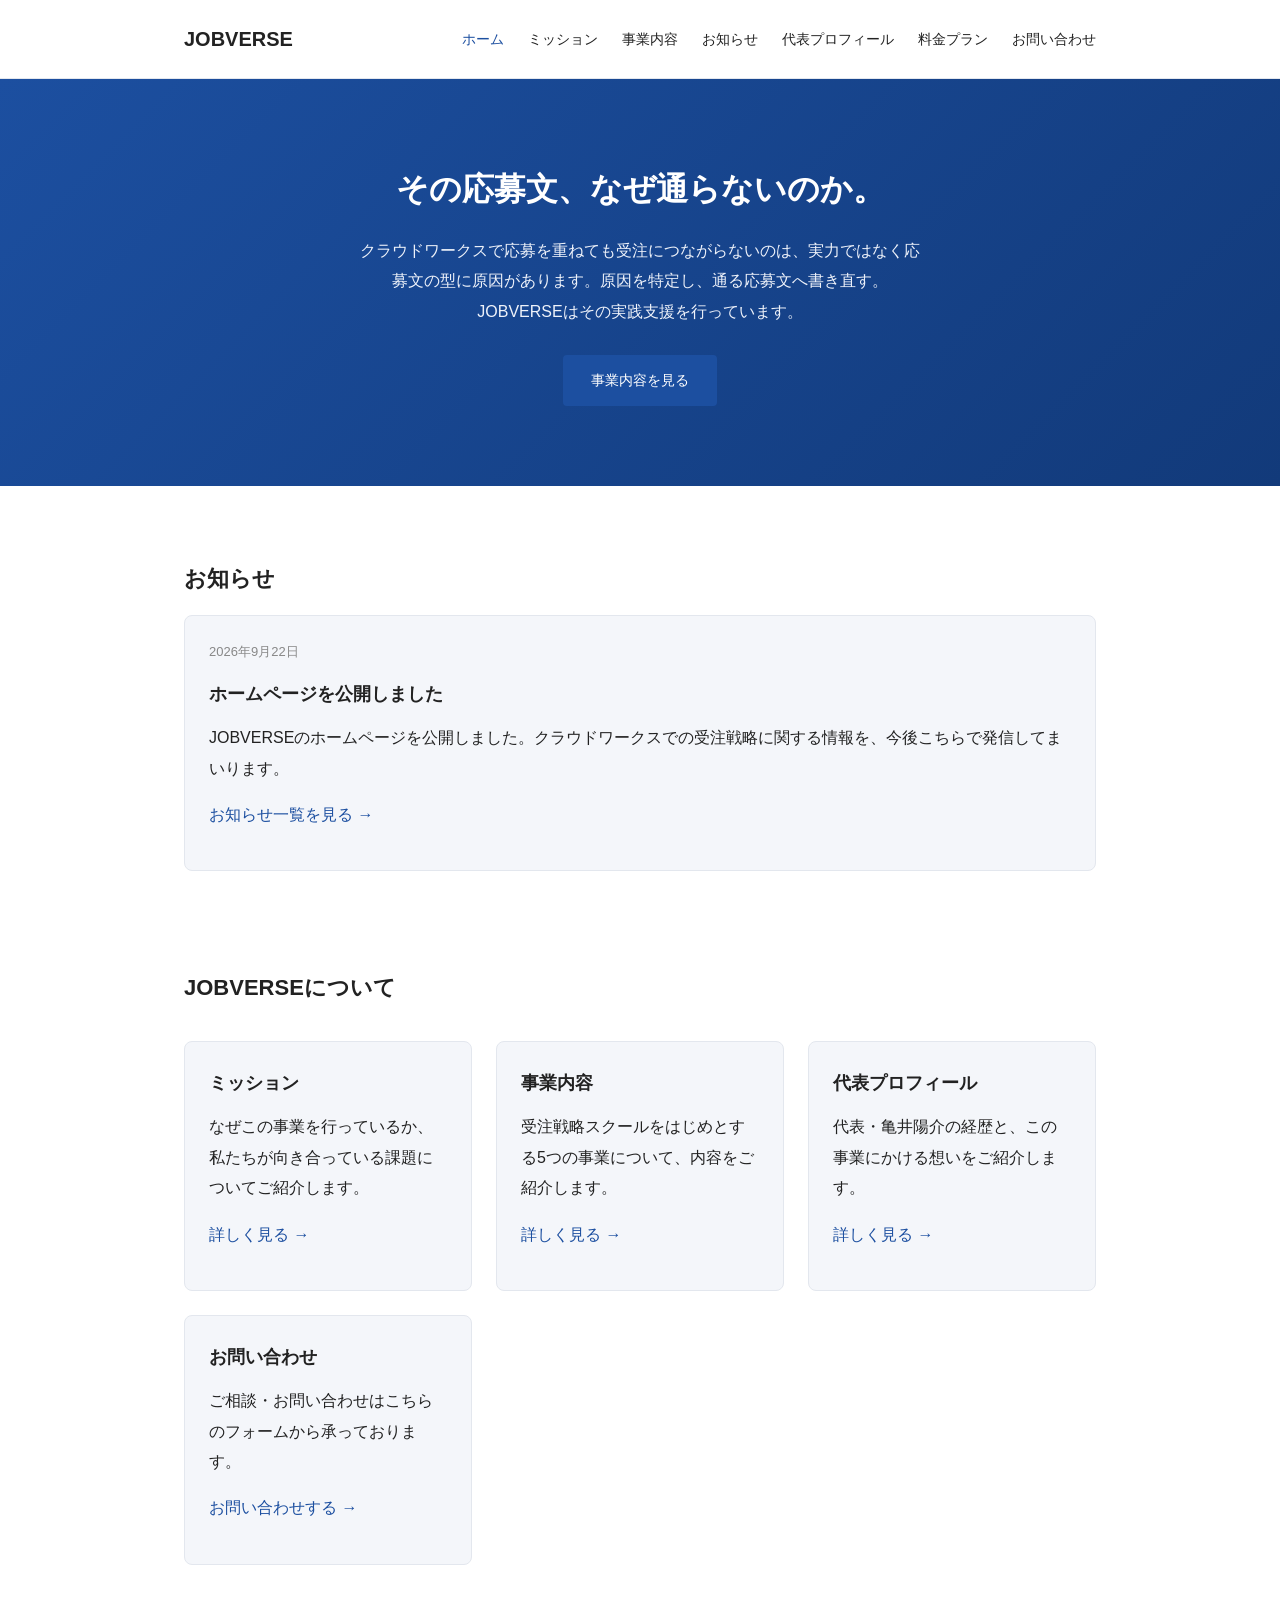
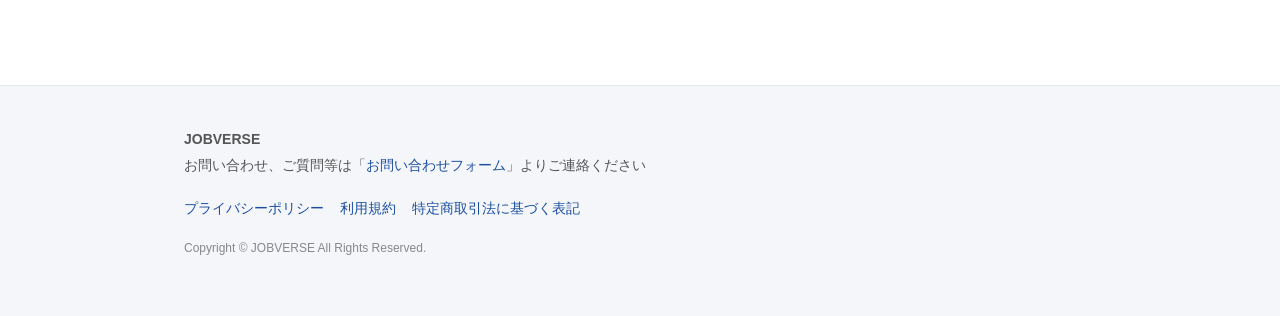
<file: index.html>
<!DOCTYPE html>
<html lang="ja">
<head>
<meta charset="UTF-8">
<meta name="viewport" content="width=device-width, initial-scale=1">
<title>JOBVERSE｜クラウドワークス受注戦略スクール</title>
<meta name="description" content="クラウドワークスで応募しても受注につながらない方へ。応募文の原因診断から書き直しまで支援するJOBVERSEの公式サイトです。">
<link rel="stylesheet" href="style.css">
</head>
<body>

<header class="site-header">
  <div class="container">
    <div class="logo">JOBVERSE</div>
    <nav class="main-nav">
      <ul>
        <li><a href="index.html" class="active">ホーム</a></li>
        <li><a href="mission.html">ミッション</a></li>
        <li><a href="service.html">事業内容</a></li>
        <li><a href="news.html">お知らせ</a></li>
        <li><a href="profile.html">代表プロフィール</a></li>
        <li><a href="plans.html">料金プラン</a></li>
        <li><a href="contact.html">お問い合わせ</a></li>
      </ul>
    </nav>
  </div>
</header>

<main>

  <section class="hero">
    <div class="container">
      <h1>その応募文、なぜ通らないのか。</h1>
      <p>クラウドワークスで応募を重ねても受注につながらないのは、実力ではなく応募文の型に原因があります。原因を特定し、通る応募文へ書き直す。JOBVERSEはその実践支援を行っています。</p>
      <a href="service.html" class="btn">事業内容を見る</a>
    </div>
  </section>

  <section class="section">
    <div class="container">
      <h2>お知らせ</h2>
      <div class="card">
        <div class="meta">2026年9月22日</div>
        <h3>ホームページを公開しました</h3>
        <p>JOBVERSEのホームページを公開しました。クラウドワークスでの受注戦略に関する情報を、今後こちらで発信してまいります。</p>
        <p><a href="news.html">お知らせ一覧を見る &rarr;</a></p>
      </div>
    </div>
  </section>

  <section class="section">
    <div class="container">
      <h2>JOBVERSEについて</h2>
      <div class="card-grid">
        <div class="card">
          <h3>ミッション</h3>
          <p>なぜこの事業を行っているか、私たちが向き合っている課題についてご紹介します。</p>
          <p><a href="mission.html">詳しく見る &rarr;</a></p>
        </div>
        <div class="card">
          <h3>事業内容</h3>
          <p>受注戦略スクールをはじめとする5つの事業について、内容をご紹介します。</p>
          <p><a href="service.html">詳しく見る &rarr;</a></p>
        </div>
        <div class="card">
          <h3>代表プロフィール</h3>
          <p>代表・亀井陽介の経歴と、この事業にかける想いをご紹介します。</p>
          <p><a href="profile.html">詳しく見る &rarr;</a></p>
        </div>
        <div class="card">
          <h3>お問い合わせ</h3>
          <p>ご相談・お問い合わせはこちらのフォームから承っております。</p>
          <p><a href="contact.html">お問い合わせする &rarr;</a></p>
        </div>
      </div>
    </div>
  </section>

</main>

<footer class="site-footer">
  <div class="container">
    <strong>JOBVERSE</strong>
    <p>お問い合わせ、ご質問等は「<a href="contact.html">お問い合わせフォーム</a>」よりご連絡ください</p>
    <ul class="footer-links">
      <li><a href="privacy.html">プライバシーポリシー</a></li>
      <li><a href="terms.html">利用規約</a></li>
      <li><a href="law.html">特定商取引法に基づく表記</a></li>
    </ul>
    <p class="copyright">Copyright &copy; JOBVERSE All Rights Reserved.</p>
  </div>
</footer>

</body>
</html>
</file>
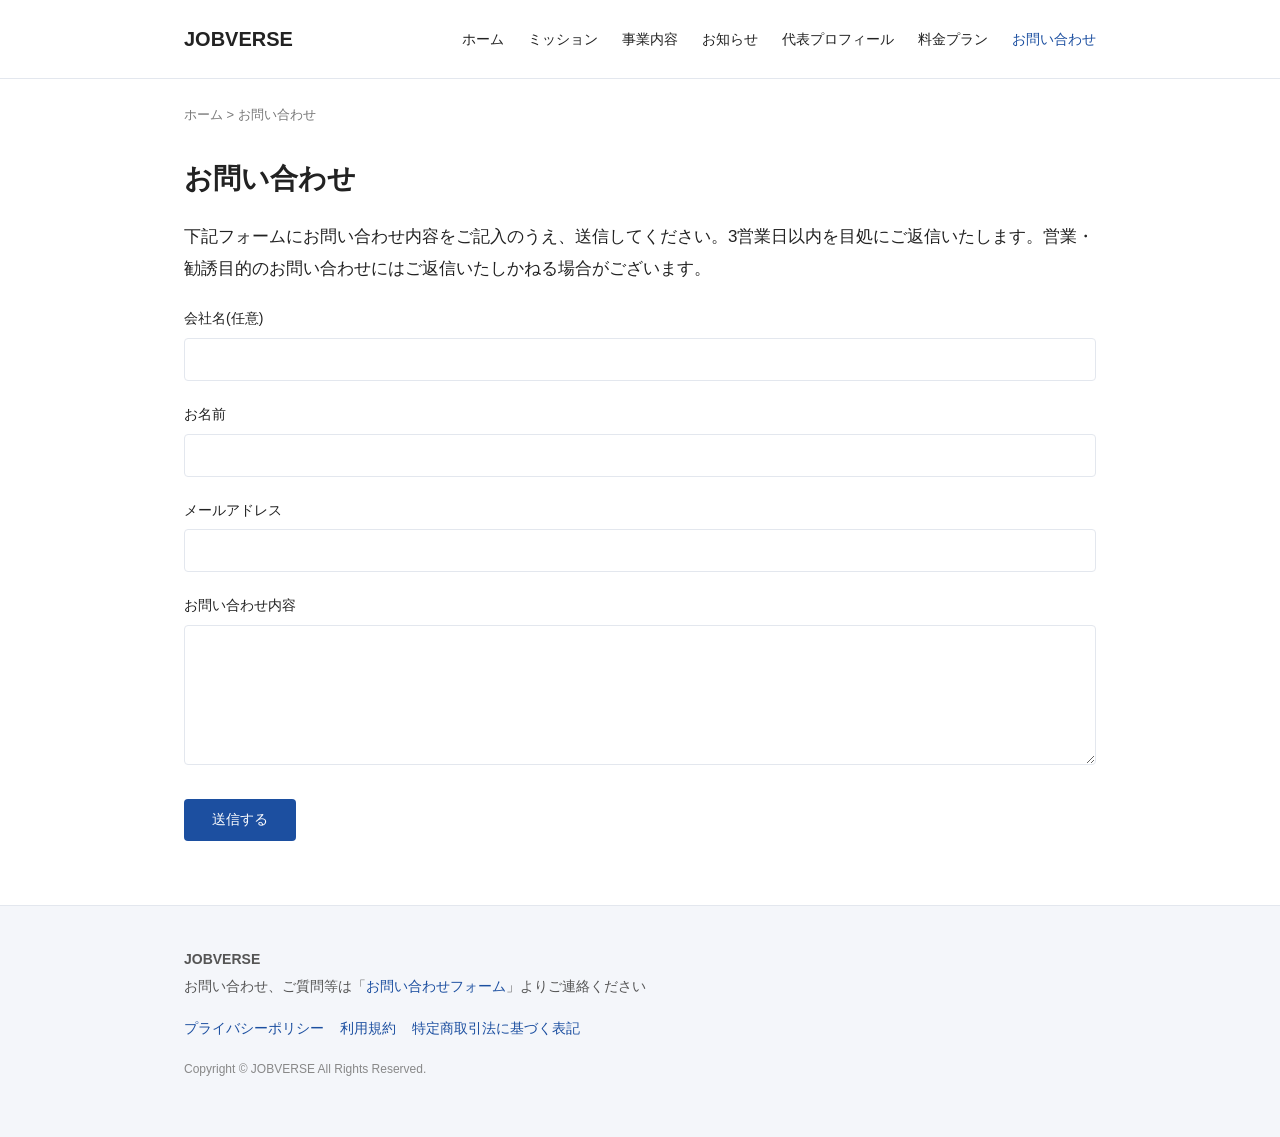
<file: contact.html>
<!DOCTYPE html>
<html lang="ja">
<head>
<meta charset="UTF-8">
<meta name="viewport" content="width=device-width, initial-scale=1">
<title>お問い合わせ｜JOBVERSE</title>
<meta name="description" content="JOBVERSEへのお問い合わせはこちらのフォームからご連絡ください。">
<link rel="stylesheet" href="style.css">
</head>
<body>

<header class="site-header">
  <div class="container">
    <div class="logo">JOBVERSE</div>
    <nav class="main-nav">
      <ul>
        <li><a href="index.html">ホーム</a></li>
        <li><a href="mission.html">ミッション</a></li>
        <li><a href="service.html">事業内容</a></li>
        <li><a href="news.html">お知らせ</a></li>
        <li><a href="profile.html">代表プロフィール</a></li>
        <li><a href="plans.html">料金プラン</a></li>
        <li><a href="contact.html" class="active">お問い合わせ</a></li>
      </ul>
    </nav>
  </div>
</header>

<main>
  <div class="container">
    <p class="breadcrumb"><a href="index.html">ホーム</a> &gt; お問い合わせ</p>

    <h1>お問い合わせ</h1>
    <p class="lead">下記フォームにお問い合わせ内容をご記入のうえ、送信してください。3営業日以内を目処にご返信いたします。営業・勧誘目的のお問い合わせにはご返信いたしかねる場合がございます。</p>

    <form class="contact-form" action="mailto:sarujie77@gmail.com" method="post" enctype="text/plain">
      <label for="company">会社名(任意)</label>
      <input type="text" id="company" name="company">

      <label for="name">お名前</label>
      <input type="text" id="name" name="name" required>

      <label for="email">メールアドレス</label>
      <input type="email" id="email" name="email" required>

      <label for="message">お問い合わせ内容</label>
      <textarea id="message" name="message" required></textarea>

      <p style="margin-top:24px;">
        <button type="submit" class="btn" style="border:none;cursor:pointer;">送信する</button>
      </p>
    </form>
  </div>
</main>

<footer class="site-footer">
  <div class="container">
    <strong>JOBVERSE</strong>
    <p>お問い合わせ、ご質問等は「<a href="contact.html">お問い合わせフォーム</a>」よりご連絡ください</p>
    <ul class="footer-links">
      <li><a href="privacy.html">プライバシーポリシー</a></li>
      <li><a href="terms.html">利用規約</a></li>
      <li><a href="law.html">特定商取引法に基づく表記</a></li>
    </ul>
    <p class="copyright">Copyright &copy; JOBVERSE All Rights Reserved.</p>
  </div>
</footer>

</body>
</html>
</file>
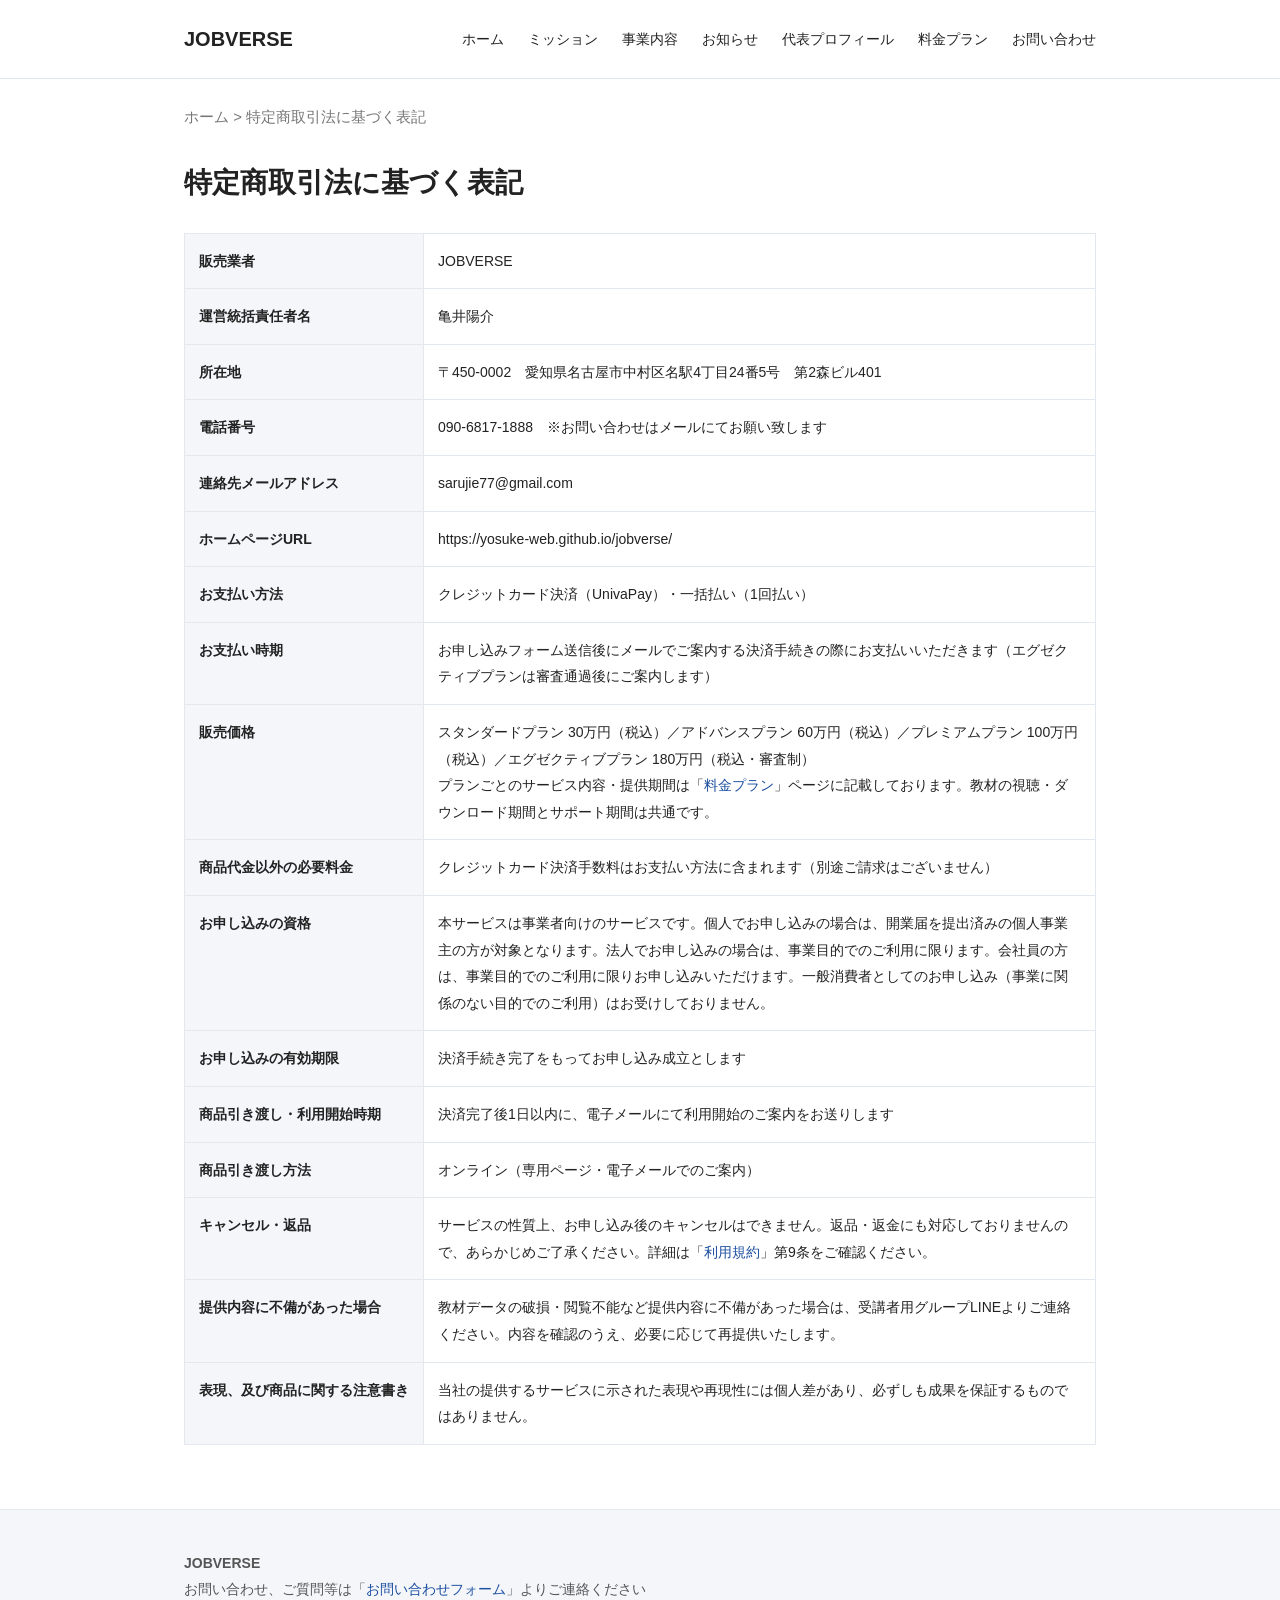
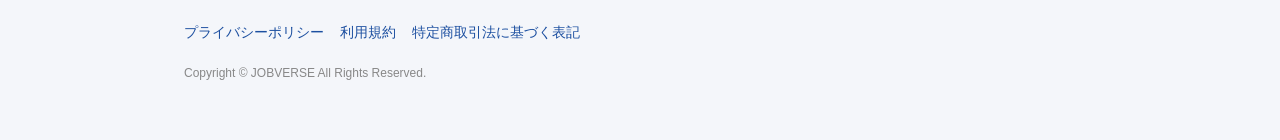
<file: law.html>
<!DOCTYPE html>
<html lang="ja">
<head>
<meta charset="UTF-8">
<meta name="viewport" content="width=device-width, initial-scale=1">
<title>特定商取引法に基づく表記｜JOBVERSE</title>
<meta name="description" content="JOBVERSEの特定商取引法に基づく表記です。">
<link rel="stylesheet" href="style.css">
</head>
<body>

<header class="site-header">
  <div class="container">
    <div class="logo">JOBVERSE</div>
    <nav class="main-nav">
      <ul>
        <li><a href="index.html">ホーム</a></li>
        <li><a href="mission.html">ミッション</a></li>
        <li><a href="service.html">事業内容</a></li>
        <li><a href="news.html">お知らせ</a></li>
        <li><a href="profile.html">代表プロフィール</a></li>
        <li><a href="plans.html">料金プラン</a></li>
        <li><a href="contact.html">お問い合わせ</a></li>
      </ul>
    </nav>
  </div>
</header>

<main>
  <div class="container legal-body">
    <p class="breadcrumb"><a href="index.html">ホーム</a> &gt; 特定商取引法に基づく表記</p>

    <h1>特定商取引法に基づく表記</h1>

    <table class="law-table">
      <tr><th>販売業者</th><td>JOBVERSE</td></tr>
      <tr><th>運営統括責任者名</th><td>亀井陽介</td></tr>
      <tr><th>所在地</th><td>〒450-0002　愛知県名古屋市中村区名駅4丁目24番5号　第2森ビル401</td></tr>
      <tr><th>電話番号</th><td>090-6817-1888　※お問い合わせはメールにてお願い致します</td></tr>
      <tr><th>連絡先メールアドレス</th><td>sarujie77@gmail.com</td></tr>
      <tr><th>ホームページURL</th><td>https://yosuke-web.github.io/jobverse/</td></tr>
      <tr><th>お支払い方法</th><td>クレジットカード決済（UnivaPay）・一括払い（1回払い）</td></tr>
      <tr><th>お支払い時期</th><td>お申し込みフォーム送信後にメールでご案内する決済手続きの際にお支払いいただきます（エグゼクティブプランは審査通過後にご案内します）</td></tr>
      <tr><th>販売価格</th><td>スタンダードプラン 30万円（税込）／アドバンスプラン 60万円（税込）／プレミアムプラン 100万円（税込）／エグゼクティブプラン 180万円（税込・審査制）<br>プランごとのサービス内容・提供期間は「<a href="plans.html">料金プラン</a>」ページに記載しております。教材の視聴・ダウンロード期間とサポート期間は共通です。</td></tr>
      <tr><th>商品代金以外の必要料金</th><td>クレジットカード決済手数料はお支払い方法に含まれます（別途ご請求はございません）</td></tr>
      <tr><th>お申し込みの資格</th><td>本サービスは事業者向けのサービスです。個人でお申し込みの場合は、開業届を提出済みの個人事業主の方が対象となります。法人でお申し込みの場合は、事業目的でのご利用に限ります。会社員の方は、事業目的でのご利用に限りお申し込みいただけます。一般消費者としてのお申し込み（事業に関係のない目的でのご利用）はお受けしておりません。</td></tr>
      <tr><th>お申し込みの有効期限</th><td>決済手続き完了をもってお申し込み成立とします</td></tr>
      <tr><th>商品引き渡し・利用開始時期</th><td>決済完了後1日以内に、電子メールにて利用開始のご案内をお送りします</td></tr>
      <tr><th>商品引き渡し方法</th><td>オンライン（専用ページ・電子メールでのご案内）</td></tr>
      <tr><th>キャンセル・返品</th><td>サービスの性質上、お申し込み後のキャンセルはできません。返品・返金にも対応しておりませんので、あらかじめご了承ください。詳細は「<a href="terms.html">利用規約</a>」第9条をご確認ください。</td></tr>
      <tr><th>提供内容に不備があった場合</th><td>教材データの破損・閲覧不能など提供内容に不備があった場合は、受講者用グループLINEよりご連絡ください。内容を確認のうえ、必要に応じて再提供いたします。</td></tr>
      <tr><th>表現、及び商品に関する注意書き</th><td>当社の提供するサービスに示された表現や再現性には個人差があり、必ずしも成果を保証するものではありません。</td></tr>
    </table>
  </div>
</main>

<footer class="site-footer">
  <div class="container">
    <strong>JOBVERSE</strong>
    <p>お問い合わせ、ご質問等は「<a href="contact.html">お問い合わせフォーム</a>」よりご連絡ください</p>
    <ul class="footer-links">
      <li><a href="privacy.html">プライバシーポリシー</a></li>
      <li><a href="terms.html">利用規約</a></li>
      <li><a href="law.html">特定商取引法に基づく表記</a></li>
    </ul>
    <p class="copyright">Copyright &copy; JOBVERSE All Rights Reserved.</p>
  </div>
</footer>

</body>
</html>
</file>
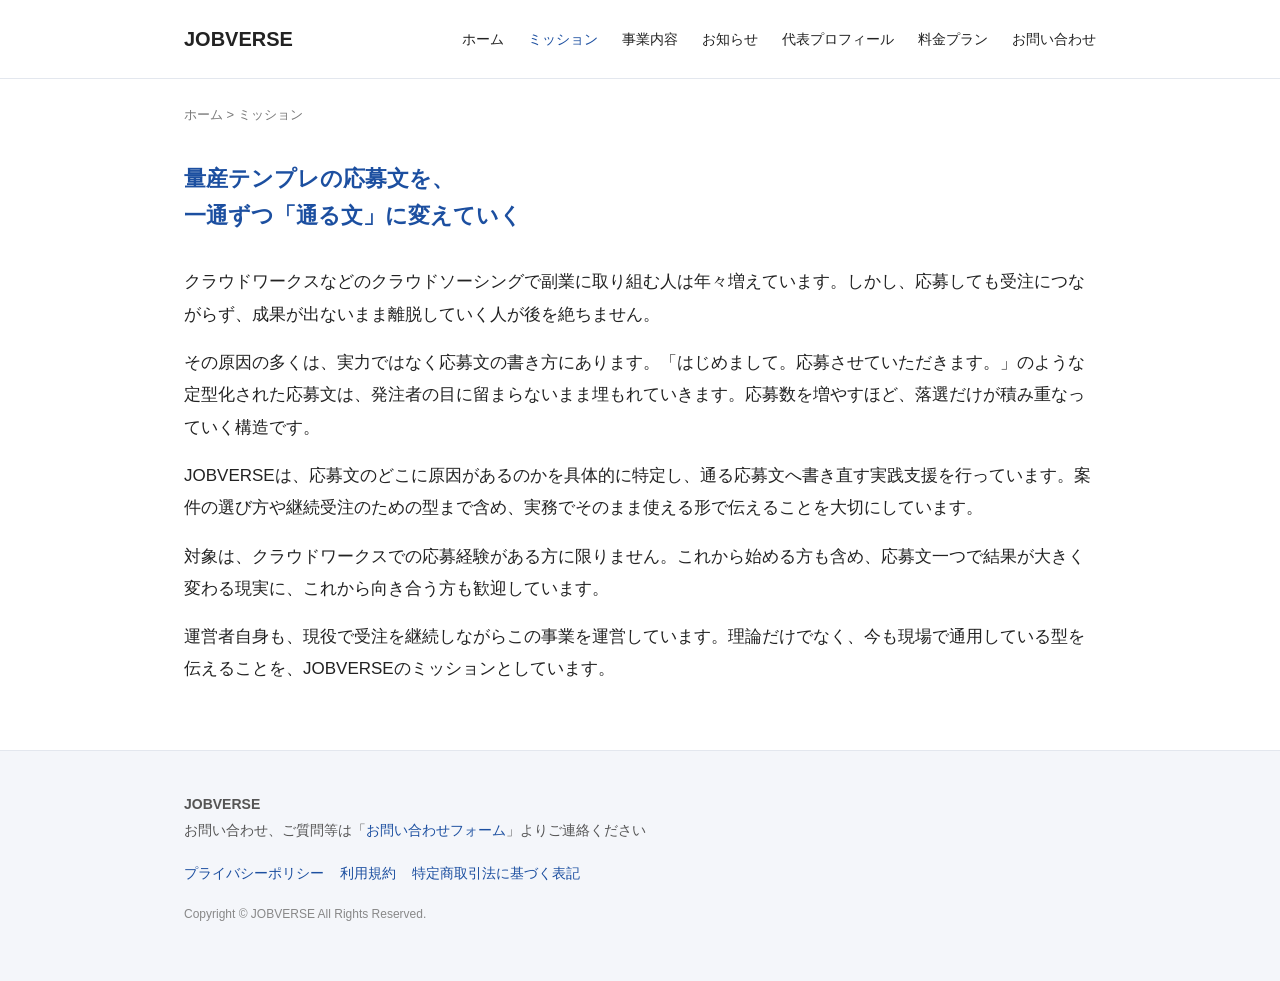
<file: mission.html>
<!DOCTYPE html>
<html lang="ja">
<head>
<meta charset="UTF-8">
<meta name="viewport" content="width=device-width, initial-scale=1">
<title>ミッション｜JOBVERSE</title>
<meta name="description" content="JOBVERSEが掲げるミッションと、クラウドワークスでの受注に取り組む方が抱える課題についてご紹介します。">
<link rel="stylesheet" href="style.css">
</head>
<body>

<header class="site-header">
  <div class="container">
    <div class="logo">JOBVERSE</div>
    <nav class="main-nav">
      <ul>
        <li><a href="index.html">ホーム</a></li>
        <li><a href="mission.html" class="active">ミッション</a></li>
        <li><a href="service.html">事業内容</a></li>
        <li><a href="news.html">お知らせ</a></li>
        <li><a href="profile.html">代表プロフィール</a></li>
        <li><a href="plans.html">料金プラン</a></li>
        <li><a href="contact.html">お問い合わせ</a></li>
      </ul>
    </nav>
  </div>
</header>

<main>
  <div class="container">
    <p class="breadcrumb"><a href="index.html">ホーム</a> &gt; ミッション</p>

    <blockquote class="catch">
      量産テンプレの応募文を、<br>一通ずつ「通る文」に変えていく
    </blockquote>

    <div class="lead">
      <p>クラウドワークスなどのクラウドソーシングで副業に取り組む人は年々増えています。しかし、応募しても受注につながらず、成果が出ないまま離脱していく人が後を絶ちません。</p>

      <p>その原因の多くは、実力ではなく応募文の書き方にあります。「はじめまして。応募させていただきます。」のような定型化された応募文は、発注者の目に留まらないまま埋もれていきます。応募数を増やすほど、落選だけが積み重なっていく構造です。</p>

      <p>JOBVERSEは、応募文のどこに原因があるのかを具体的に特定し、通る応募文へ書き直す実践支援を行っています。案件の選び方や継続受注のための型まで含め、実務でそのまま使える形で伝えることを大切にしています。</p>

      <p>対象は、クラウドワークスでの応募経験がある方に限りません。これから始める方も含め、応募文一つで結果が大きく変わる現実に、これから向き合う方も歓迎しています。</p>

      <p>運営者自身も、現役で受注を継続しながらこの事業を運営しています。理論だけでなく、今も現場で通用している型を伝えることを、JOBVERSEのミッションとしています。</p>
    </div>
  </div>
</main>

<footer class="site-footer">
  <div class="container">
    <strong>JOBVERSE</strong>
    <p>お問い合わせ、ご質問等は「<a href="contact.html">お問い合わせフォーム</a>」よりご連絡ください</p>
    <ul class="footer-links">
      <li><a href="privacy.html">プライバシーポリシー</a></li>
      <li><a href="terms.html">利用規約</a></li>
      <li><a href="law.html">特定商取引法に基づく表記</a></li>
    </ul>
    <p class="copyright">Copyright &copy; JOBVERSE All Rights Reserved.</p>
  </div>
</footer>

</body>
</html>
</file>
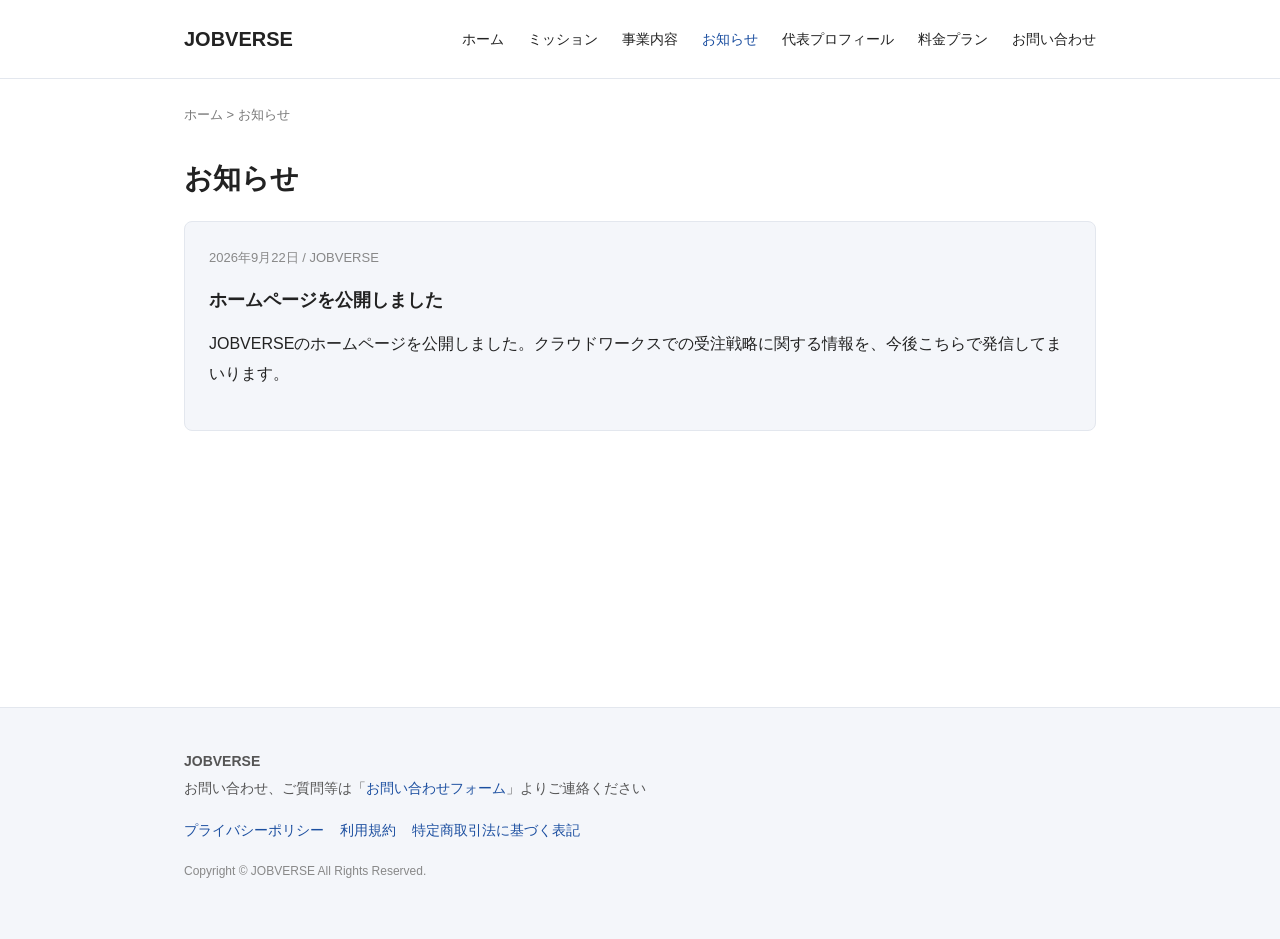
<file: news.html>
<!DOCTYPE html>
<html lang="ja">
<head>
<meta charset="UTF-8">
<meta name="viewport" content="width=device-width, initial-scale=1">
<title>お知らせ｜JOBVERSE</title>
<meta name="description" content="JOBVERSEからのお知らせ一覧です。">
<link rel="stylesheet" href="style.css">
</head>
<body>

<header class="site-header">
  <div class="container">
    <div class="logo">JOBVERSE</div>
    <nav class="main-nav">
      <ul>
        <li><a href="index.html">ホーム</a></li>
        <li><a href="mission.html">ミッション</a></li>
        <li><a href="service.html">事業内容</a></li>
        <li><a href="news.html" class="active">お知らせ</a></li>
        <li><a href="profile.html">代表プロフィール</a></li>
        <li><a href="plans.html">料金プラン</a></li>
        <li><a href="contact.html">お問い合わせ</a></li>
      </ul>
    </nav>
  </div>
</header>

<main>
  <div class="container">
    <p class="breadcrumb"><a href="index.html">ホーム</a> &gt; お知らせ</p>

    <h1>お知らせ</h1>

    <div class="card">
      <div class="meta">2026年9月22日 / JOBVERSE</div>
      <h3>ホームページを公開しました</h3>
      <p>JOBVERSEのホームページを公開しました。クラウドワークスでの受注戦略に関する情報を、今後こちらで発信してまいります。</p>
    </div>
  </div>
</main>

<footer class="site-footer">
  <div class="container">
    <strong>JOBVERSE</strong>
    <p>お問い合わせ、ご質問等は「<a href="contact.html">お問い合わせフォーム</a>」よりご連絡ください</p>
    <ul class="footer-links">
      <li><a href="privacy.html">プライバシーポリシー</a></li>
      <li><a href="terms.html">利用規約</a></li>
      <li><a href="law.html">特定商取引法に基づく表記</a></li>
    </ul>
    <p class="copyright">Copyright &copy; JOBVERSE All Rights Reserved.</p>
  </div>
</footer>

</body>
</html>
</file>
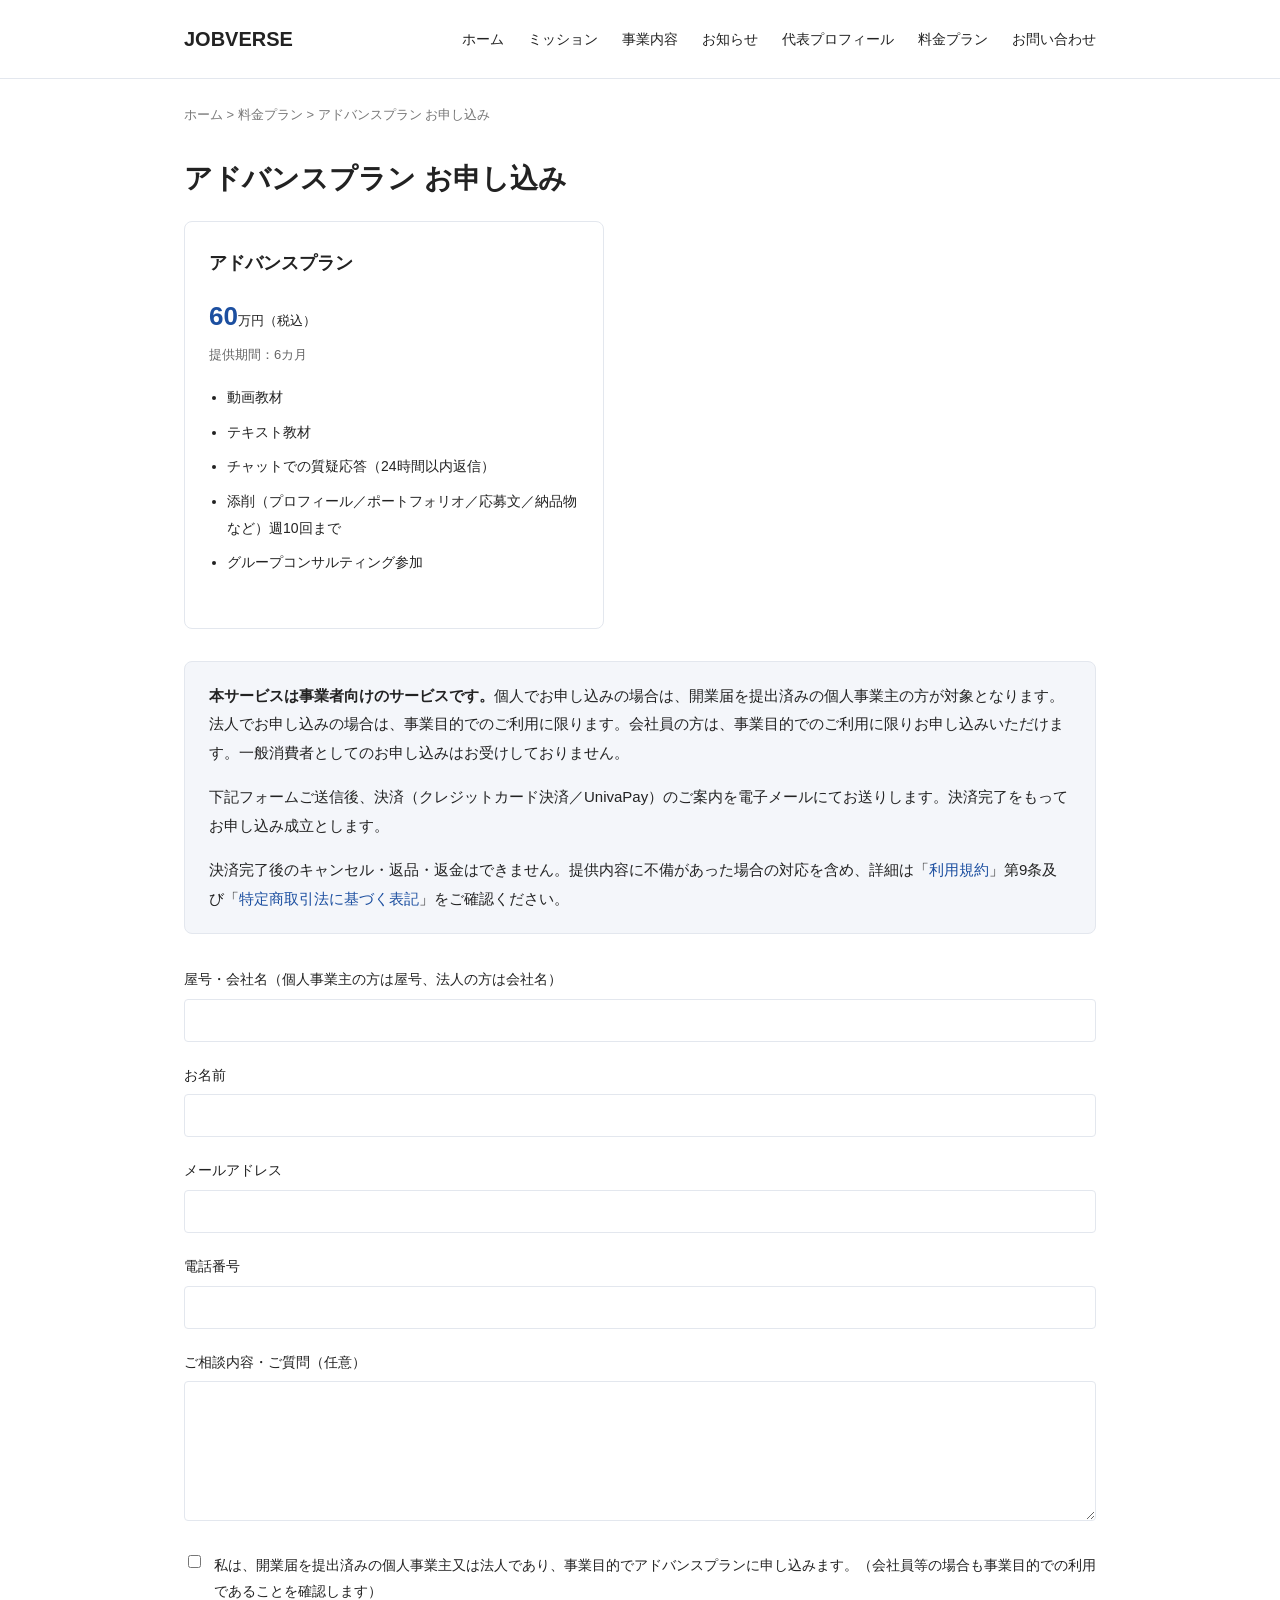
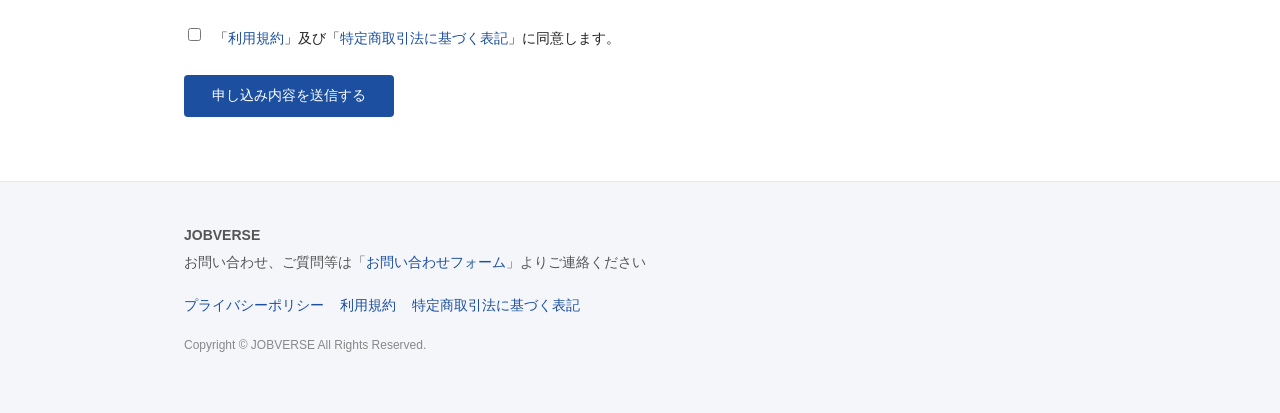
<file: payment-advance.html>
<!DOCTYPE html>
<html lang="ja">
<head>
<meta charset="UTF-8">
<meta name="viewport" content="width=device-width, initial-scale=1">
<title>アドバンスプラン お申し込み｜JOBVERSE</title>
<meta name="description" content="JOBVERSE アドバンスプラン（60万円・税込／6カ月）のお申し込みページです。">
<link rel="stylesheet" href="style.css">
</head>
<body>

<header class="site-header">
  <div class="container">
    <div class="logo">JOBVERSE</div>
    <nav class="main-nav">
      <ul>
        <li><a href="index.html">ホーム</a></li>
        <li><a href="mission.html">ミッション</a></li>
        <li><a href="service.html">事業内容</a></li>
        <li><a href="news.html">お知らせ</a></li>
        <li><a href="profile.html">代表プロフィール</a></li>
        <li><a href="plans.html">料金プラン</a></li>
        <li><a href="contact.html">お問い合わせ</a></li>
      </ul>
    </nav>
  </div>
</header>

<main>
  <div class="container">
    <p class="breadcrumb"><a href="index.html">ホーム</a> &gt; <a href="plans.html">料金プラン</a> &gt; アドバンスプラン お申し込み</p>

    <h1>アドバンスプラン お申し込み</h1>

    <div class="plan-card" style="max-width:420px;margin-bottom:32px;">
      <div class="plan-name">アドバンスプラン</div>
      <div class="plan-price">60<span class="unit">万円（税込）</span></div>
      <div class="plan-period">提供期間：6カ月</div>
      <ul class="plan-list">
        <li>動画教材</li>
        <li>テキスト教材</li>
        <li>チャットでの質疑応答（24時間以内返信）</li>
        <li>添削（プロフィール／ポートフォリオ／応募文／納品物など）週10回まで</li>
        <li>グループコンサルティング参加</li>
      </ul>
    </div>

    <div class="notice-box">
      <p><strong>本サービスは事業者向けのサービスです。</strong>個人でお申し込みの場合は、開業届を提出済みの個人事業主の方が対象となります。法人でお申し込みの場合は、事業目的でのご利用に限ります。会社員の方は、事業目的でのご利用に限りお申し込みいただけます。一般消費者としてのお申し込みはお受けしておりません。</p>
      <p>下記フォームご送信後、決済（クレジットカード決済／UnivaPay）のご案内を電子メールにてお送りします。決済完了をもってお申し込み成立とします。</p>
      <p>決済完了後のキャンセル・返品・返金はできません。提供内容に不備があった場合の対応を含め、詳細は「<a href="terms.html" target="_blank">利用規約</a>」第9条及び「<a href="law.html" target="_blank">特定商取引法に基づく表記</a>」をご確認ください。</p>
    </div>

    <form class="contact-form" action="mailto:sarujie77@gmail.com" method="post" enctype="text/plain">
      <label for="company">屋号・会社名（個人事業主の方は屋号、法人の方は会社名）</label>
      <input type="text" id="company" name="company" required>

      <label for="name">お名前</label>
      <input type="text" id="name" name="name" required>

      <label for="email">メールアドレス</label>
      <input type="email" id="email" name="email" required>

      <label for="tel">電話番号</label>
      <input type="tel" id="tel" name="tel" required>

      <label for="message">ご相談内容・ご質問（任意）</label>
      <textarea id="message" name="message"></textarea>

      <div class="checkbox-field">
        <input type="checkbox" id="biz-check" name="biz_check" required>
        <label for="biz-check" style="margin:0;">私は、開業届を提出済みの個人事業主又は法人であり、事業目的でアドバンスプランに申し込みます。（会社員等の場合も事業目的での利用であることを確認します）</label>
      </div>

      <div class="checkbox-field">
        <input type="checkbox" id="terms-check" name="terms_check" required>
        <label for="terms-check" style="margin:0;">「<a href="terms.html" target="_blank">利用規約</a>」及び「<a href="law.html" target="_blank">特定商取引法に基づく表記</a>」に同意します。</label>
      </div>

      <p style="margin-top:24px;">
        <button type="submit" class="btn" style="border:none;cursor:pointer;">申し込み内容を送信する</button>
      </p>
    </form>
  </div>
</main>

<footer class="site-footer">
  <div class="container">
    <strong>JOBVERSE</strong>
    <p>お問い合わせ、ご質問等は「<a href="contact.html">お問い合わせフォーム</a>」よりご連絡ください</p>
    <ul class="footer-links">
      <li><a href="privacy.html">プライバシーポリシー</a></li>
      <li><a href="terms.html">利用規約</a></li>
      <li><a href="law.html">特定商取引法に基づく表記</a></li>
    </ul>
    <p class="copyright">Copyright &copy; JOBVERSE All Rights Reserved.</p>
  </div>
</footer>

</body>
</html>
</file>
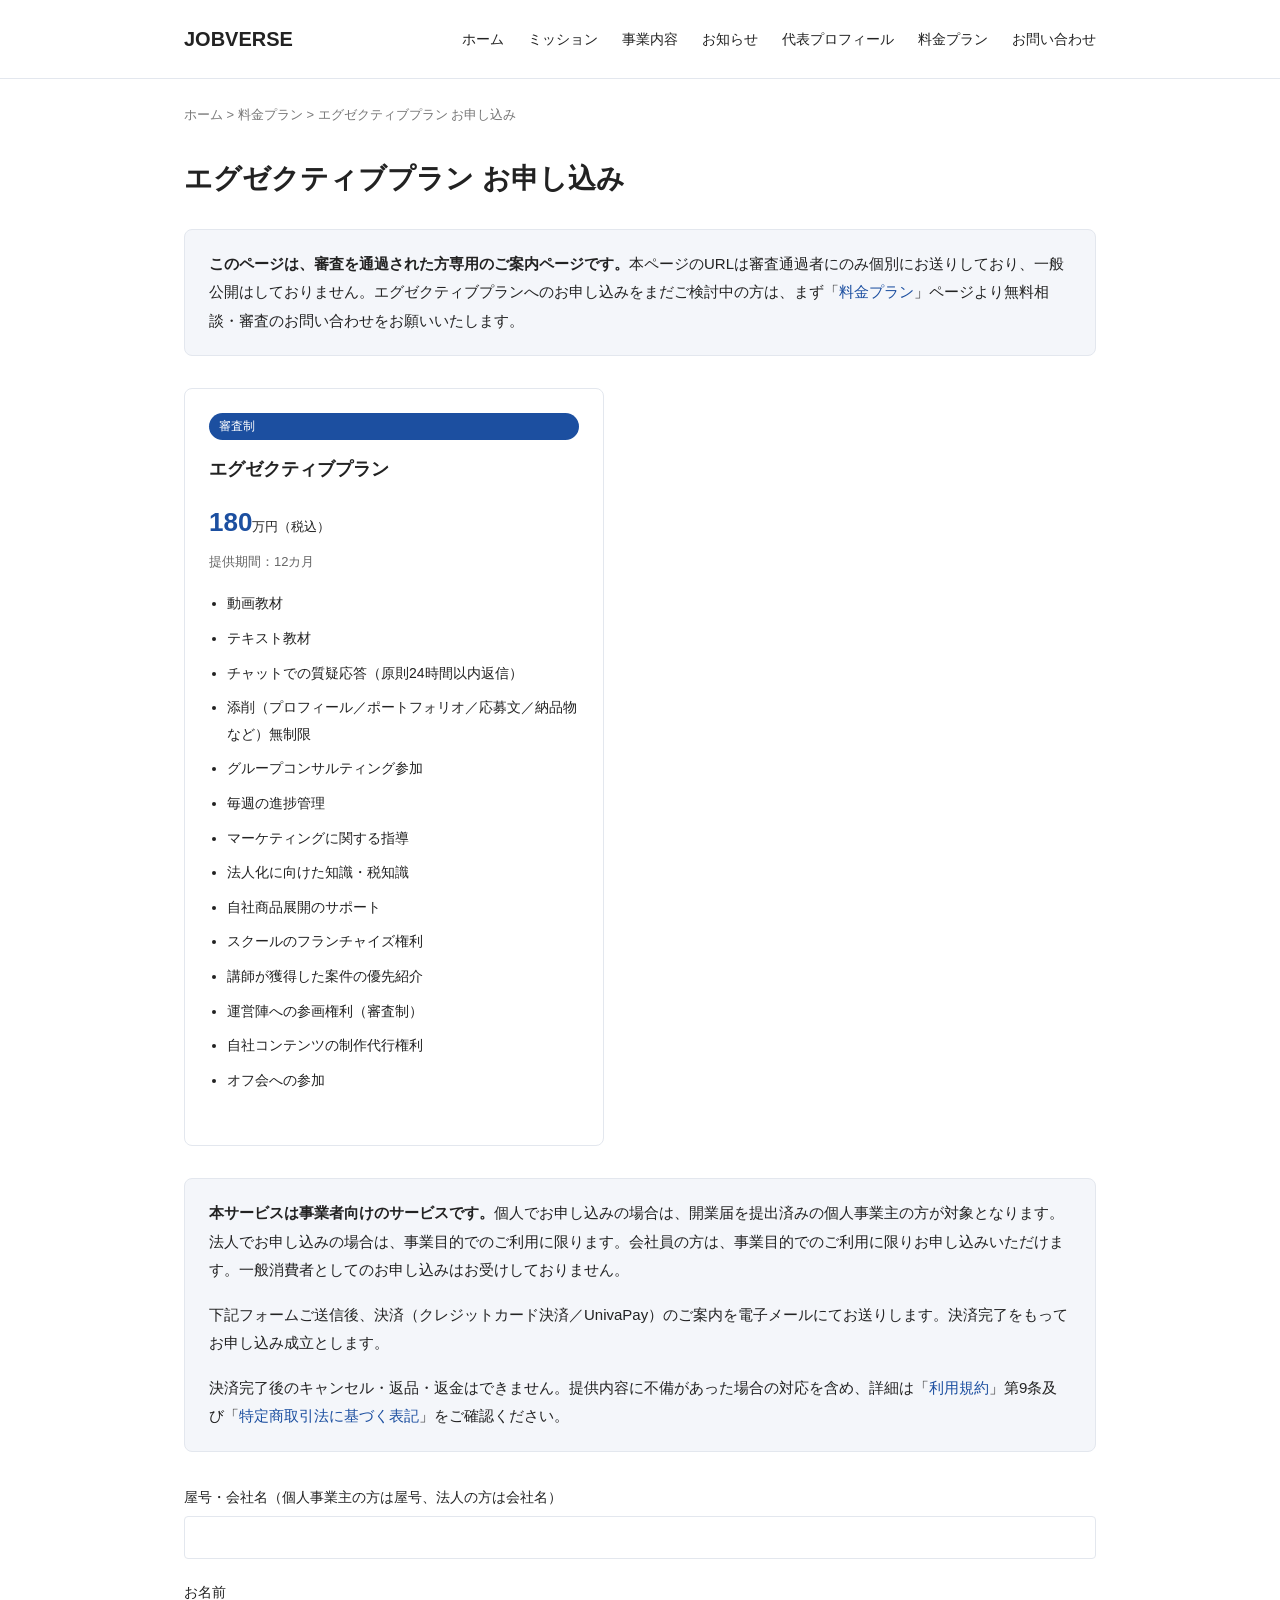
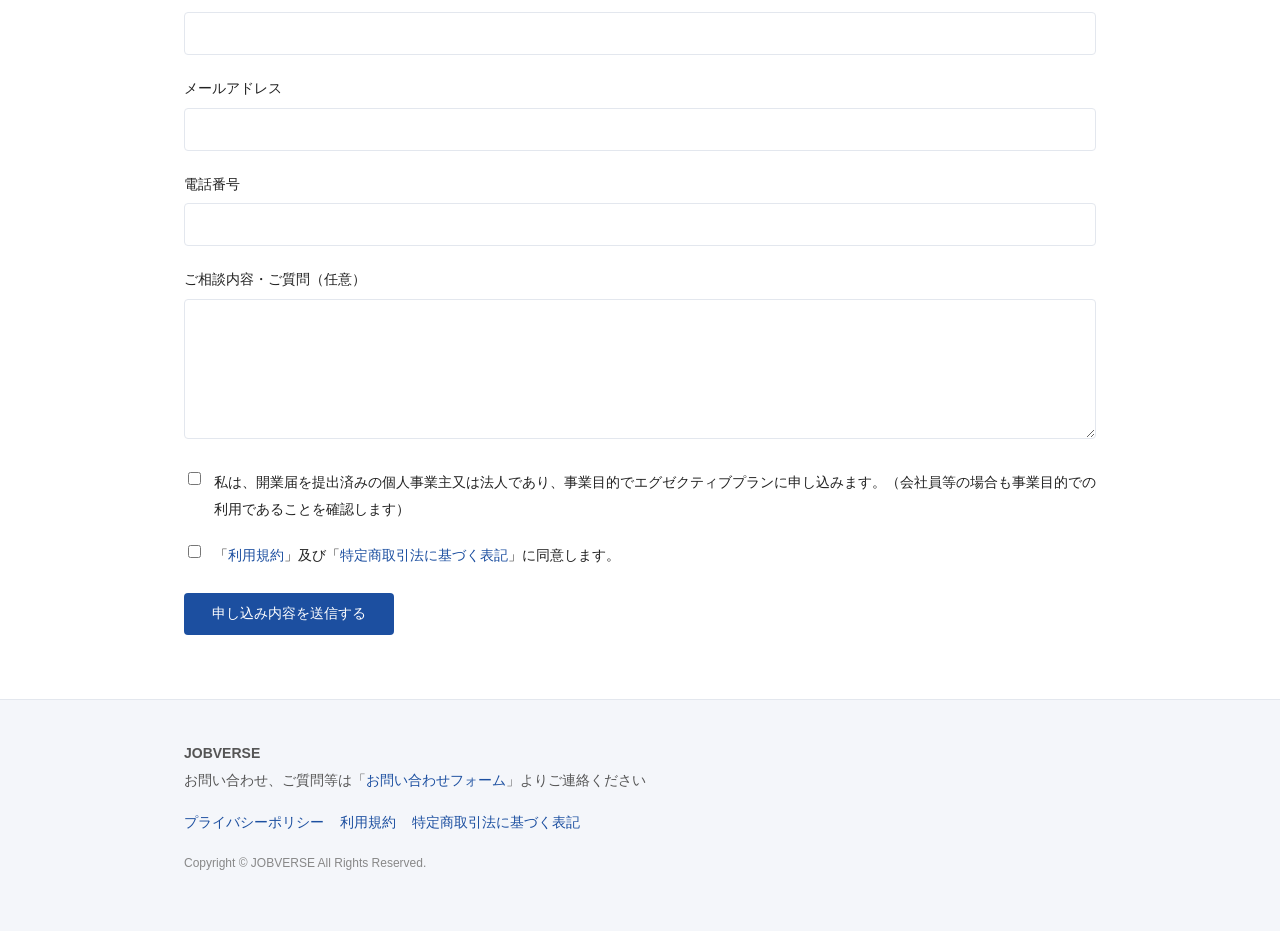
<file: payment-executive.html>
<!DOCTYPE html>
<html lang="ja">
<head>
<meta charset="UTF-8">
<meta name="viewport" content="width=device-width, initial-scale=1">
<title>エグゼクティブプラン お申し込み（審査通過者専用）｜JOBVERSE</title>
<meta name="description" content="JOBVERSE エグゼクティブプラン（180万円・税込／12カ月）の決済専用ページです。審査を通過された方のみご利用ください。">
<meta name="robots" content="noindex, nofollow">
<link rel="stylesheet" href="style.css">
</head>
<body>

<header class="site-header">
  <div class="container">
    <div class="logo">JOBVERSE</div>
    <nav class="main-nav">
      <ul>
        <li><a href="index.html">ホーム</a></li>
        <li><a href="mission.html">ミッション</a></li>
        <li><a href="service.html">事業内容</a></li>
        <li><a href="news.html">お知らせ</a></li>
        <li><a href="profile.html">代表プロフィール</a></li>
        <li><a href="plans.html">料金プラン</a></li>
        <li><a href="contact.html">お問い合わせ</a></li>
      </ul>
    </nav>
  </div>
</header>

<main>
  <div class="container">
    <p class="breadcrumb"><a href="index.html">ホーム</a> &gt; <a href="plans.html">料金プラン</a> &gt; エグゼクティブプラン お申し込み</p>

    <h1>エグゼクティブプラン お申し込み</h1>

    <div class="notice-box">
      <p><strong>このページは、審査を通過された方専用のご案内ページです。</strong>本ページのURLは審査通過者にのみ個別にお送りしており、一般公開はしておりません。エグゼクティブプランへのお申し込みをまだご検討中の方は、まず「<a href="plans.html">料金プラン</a>」ページより無料相談・審査のお問い合わせをお願いいたします。</p>
    </div>

    <div class="plan-card" style="max-width:420px;margin-bottom:32px;">
      <div class="plan-badge">審査制</div>
      <div class="plan-name">エグゼクティブプラン</div>
      <div class="plan-price">180<span class="unit">万円（税込）</span></div>
      <div class="plan-period">提供期間：12カ月</div>
      <ul class="plan-list">
        <li>動画教材</li>
        <li>テキスト教材</li>
        <li>チャットでの質疑応答（原則24時間以内返信）</li>
        <li>添削（プロフィール／ポートフォリオ／応募文／納品物など）無制限</li>
        <li>グループコンサルティング参加</li>
        <li>毎週の進捗管理</li>
        <li>マーケティングに関する指導</li>
        <li>法人化に向けた知識・税知識</li>
        <li>自社商品展開のサポート</li>
        <li>スクールのフランチャイズ権利</li>
        <li>講師が獲得した案件の優先紹介</li>
        <li>運営陣への参画権利（審査制）</li>
        <li>自社コンテンツの制作代行権利</li>
        <li>オフ会への参加</li>
      </ul>
    </div>

    <div class="notice-box">
      <p><strong>本サービスは事業者向けのサービスです。</strong>個人でお申し込みの場合は、開業届を提出済みの個人事業主の方が対象となります。法人でお申し込みの場合は、事業目的でのご利用に限ります。会社員の方は、事業目的でのご利用に限りお申し込みいただけます。一般消費者としてのお申し込みはお受けしておりません。</p>
      <p>下記フォームご送信後、決済（クレジットカード決済／UnivaPay）のご案内を電子メールにてお送りします。決済完了をもってお申し込み成立とします。</p>
      <p>決済完了後のキャンセル・返品・返金はできません。提供内容に不備があった場合の対応を含め、詳細は「<a href="terms.html" target="_blank">利用規約</a>」第9条及び「<a href="law.html" target="_blank">特定商取引法に基づく表記</a>」をご確認ください。</p>
    </div>

    <form class="contact-form" action="mailto:sarujie77@gmail.com" method="post" enctype="text/plain">
      <label for="company">屋号・会社名（個人事業主の方は屋号、法人の方は会社名）</label>
      <input type="text" id="company" name="company" required>

      <label for="name">お名前</label>
      <input type="text" id="name" name="name" required>

      <label for="email">メールアドレス</label>
      <input type="email" id="email" name="email" required>

      <label for="tel">電話番号</label>
      <input type="tel" id="tel" name="tel" required>

      <label for="message">ご相談内容・ご質問（任意）</label>
      <textarea id="message" name="message"></textarea>

      <div class="checkbox-field">
        <input type="checkbox" id="biz-check" name="biz_check" required>
        <label for="biz-check" style="margin:0;">私は、開業届を提出済みの個人事業主又は法人であり、事業目的でエグゼクティブプランに申し込みます。（会社員等の場合も事業目的での利用であることを確認します）</label>
      </div>

      <div class="checkbox-field">
        <input type="checkbox" id="terms-check" name="terms_check" required>
        <label for="terms-check" style="margin:0;">「<a href="terms.html" target="_blank">利用規約</a>」及び「<a href="law.html" target="_blank">特定商取引法に基づく表記</a>」に同意します。</label>
      </div>

      <p style="margin-top:24px;">
        <button type="submit" class="btn" style="border:none;cursor:pointer;">申し込み内容を送信する</button>
      </p>
    </form>
  </div>
</main>

<footer class="site-footer">
  <div class="container">
    <strong>JOBVERSE</strong>
    <p>お問い合わせ、ご質問等は「<a href="contact.html">お問い合わせフォーム</a>」よりご連絡ください</p>
    <ul class="footer-links">
      <li><a href="privacy.html">プライバシーポリシー</a></li>
      <li><a href="terms.html">利用規約</a></li>
      <li><a href="law.html">特定商取引法に基づく表記</a></li>
    </ul>
    <p class="copyright">Copyright &copy; JOBVERSE All Rights Reserved.</p>
  </div>
</footer>

</body>
</html>
</file>
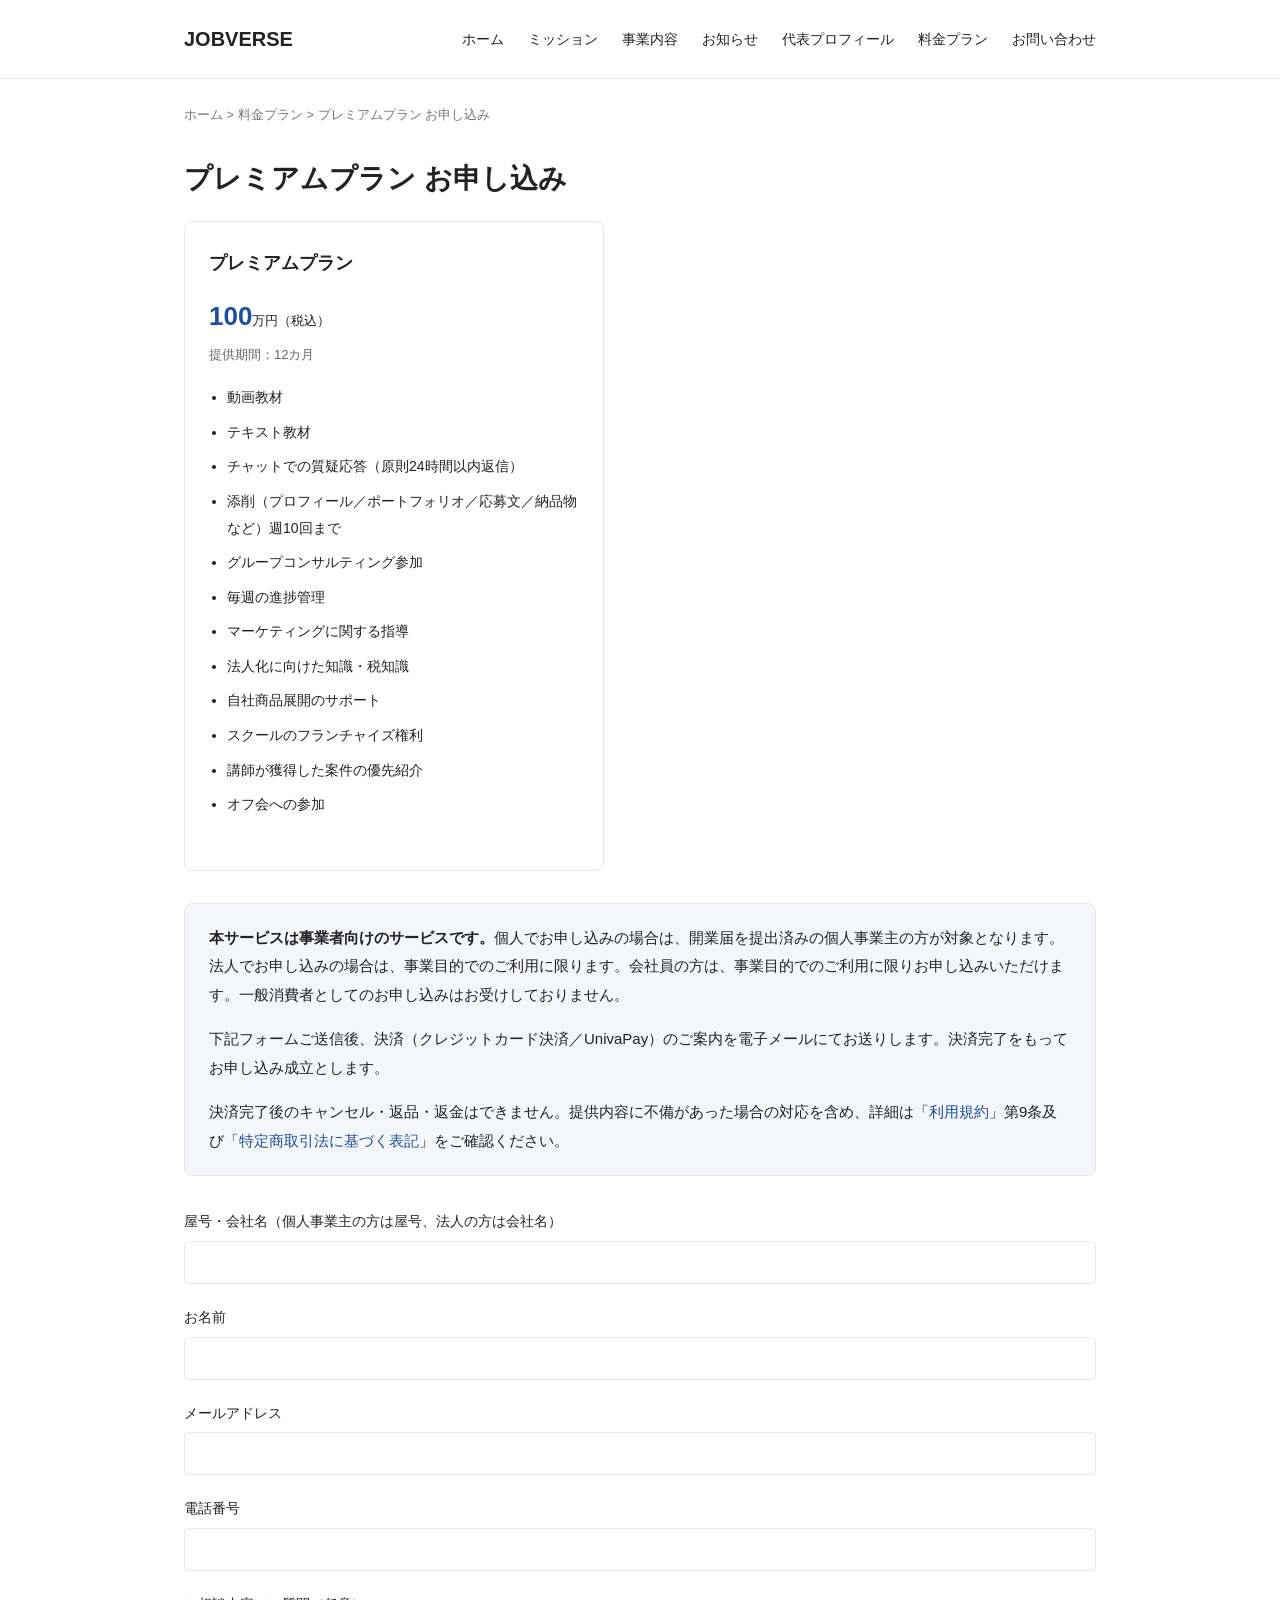
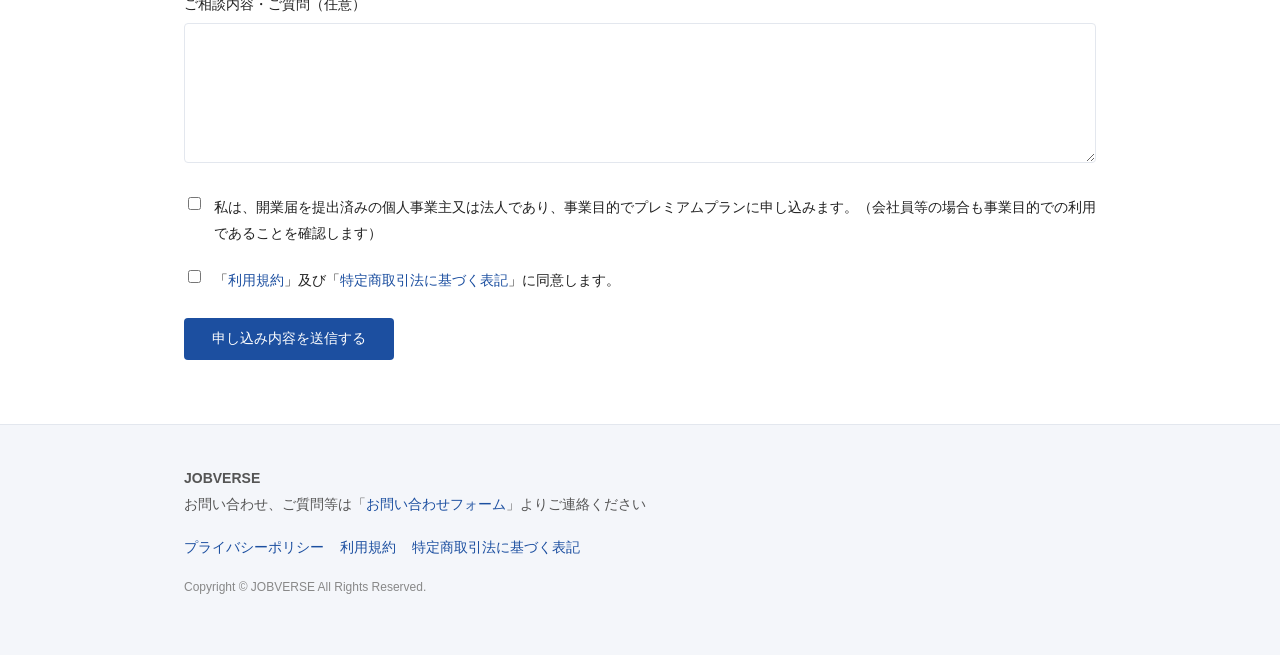
<file: payment-premium.html>
<!DOCTYPE html>
<html lang="ja">
<head>
<meta charset="UTF-8">
<meta name="viewport" content="width=device-width, initial-scale=1">
<title>プレミアムプラン お申し込み｜JOBVERSE</title>
<meta name="description" content="JOBVERSE プレミアムプラン（100万円・税込／12カ月）のお申し込みページです。">
<link rel="stylesheet" href="style.css">
</head>
<body>

<header class="site-header">
  <div class="container">
    <div class="logo">JOBVERSE</div>
    <nav class="main-nav">
      <ul>
        <li><a href="index.html">ホーム</a></li>
        <li><a href="mission.html">ミッション</a></li>
        <li><a href="service.html">事業内容</a></li>
        <li><a href="news.html">お知らせ</a></li>
        <li><a href="profile.html">代表プロフィール</a></li>
        <li><a href="plans.html">料金プラン</a></li>
        <li><a href="contact.html">お問い合わせ</a></li>
      </ul>
    </nav>
  </div>
</header>

<main>
  <div class="container">
    <p class="breadcrumb"><a href="index.html">ホーム</a> &gt; <a href="plans.html">料金プラン</a> &gt; プレミアムプラン お申し込み</p>

    <h1>プレミアムプラン お申し込み</h1>

    <div class="plan-card" style="max-width:420px;margin-bottom:32px;">
      <div class="plan-name">プレミアムプラン</div>
      <div class="plan-price">100<span class="unit">万円（税込）</span></div>
      <div class="plan-period">提供期間：12カ月</div>
      <ul class="plan-list">
        <li>動画教材</li>
        <li>テキスト教材</li>
        <li>チャットでの質疑応答（原則24時間以内返信）</li>
        <li>添削（プロフィール／ポートフォリオ／応募文／納品物など）週10回まで</li>
        <li>グループコンサルティング参加</li>
        <li>毎週の進捗管理</li>
        <li>マーケティングに関する指導</li>
        <li>法人化に向けた知識・税知識</li>
        <li>自社商品展開のサポート</li>
        <li>スクールのフランチャイズ権利</li>
        <li>講師が獲得した案件の優先紹介</li>
        <li>オフ会への参加</li>
      </ul>
    </div>

    <div class="notice-box">
      <p><strong>本サービスは事業者向けのサービスです。</strong>個人でお申し込みの場合は、開業届を提出済みの個人事業主の方が対象となります。法人でお申し込みの場合は、事業目的でのご利用に限ります。会社員の方は、事業目的でのご利用に限りお申し込みいただけます。一般消費者としてのお申し込みはお受けしておりません。</p>
      <p>下記フォームご送信後、決済（クレジットカード決済／UnivaPay）のご案内を電子メールにてお送りします。決済完了をもってお申し込み成立とします。</p>
      <p>決済完了後のキャンセル・返品・返金はできません。提供内容に不備があった場合の対応を含め、詳細は「<a href="terms.html" target="_blank">利用規約</a>」第9条及び「<a href="law.html" target="_blank">特定商取引法に基づく表記</a>」をご確認ください。</p>
    </div>

    <form class="contact-form" action="mailto:sarujie77@gmail.com" method="post" enctype="text/plain">
      <label for="company">屋号・会社名（個人事業主の方は屋号、法人の方は会社名）</label>
      <input type="text" id="company" name="company" required>

      <label for="name">お名前</label>
      <input type="text" id="name" name="name" required>

      <label for="email">メールアドレス</label>
      <input type="email" id="email" name="email" required>

      <label for="tel">電話番号</label>
      <input type="tel" id="tel" name="tel" required>

      <label for="message">ご相談内容・ご質問（任意）</label>
      <textarea id="message" name="message"></textarea>

      <div class="checkbox-field">
        <input type="checkbox" id="biz-check" name="biz_check" required>
        <label for="biz-check" style="margin:0;">私は、開業届を提出済みの個人事業主又は法人であり、事業目的でプレミアムプランに申し込みます。（会社員等の場合も事業目的での利用であることを確認します）</label>
      </div>

      <div class="checkbox-field">
        <input type="checkbox" id="terms-check" name="terms_check" required>
        <label for="terms-check" style="margin:0;">「<a href="terms.html" target="_blank">利用規約</a>」及び「<a href="law.html" target="_blank">特定商取引法に基づく表記</a>」に同意します。</label>
      </div>

      <p style="margin-top:24px;">
        <button type="submit" class="btn" style="border:none;cursor:pointer;">申し込み内容を送信する</button>
      </p>
    </form>
  </div>
</main>

<footer class="site-footer">
  <div class="container">
    <strong>JOBVERSE</strong>
    <p>お問い合わせ、ご質問等は「<a href="contact.html">お問い合わせフォーム</a>」よりご連絡ください</p>
    <ul class="footer-links">
      <li><a href="privacy.html">プライバシーポリシー</a></li>
      <li><a href="terms.html">利用規約</a></li>
      <li><a href="law.html">特定商取引法に基づく表記</a></li>
    </ul>
    <p class="copyright">Copyright &copy; JOBVERSE All Rights Reserved.</p>
  </div>
</footer>

</body>
</html>
</file>
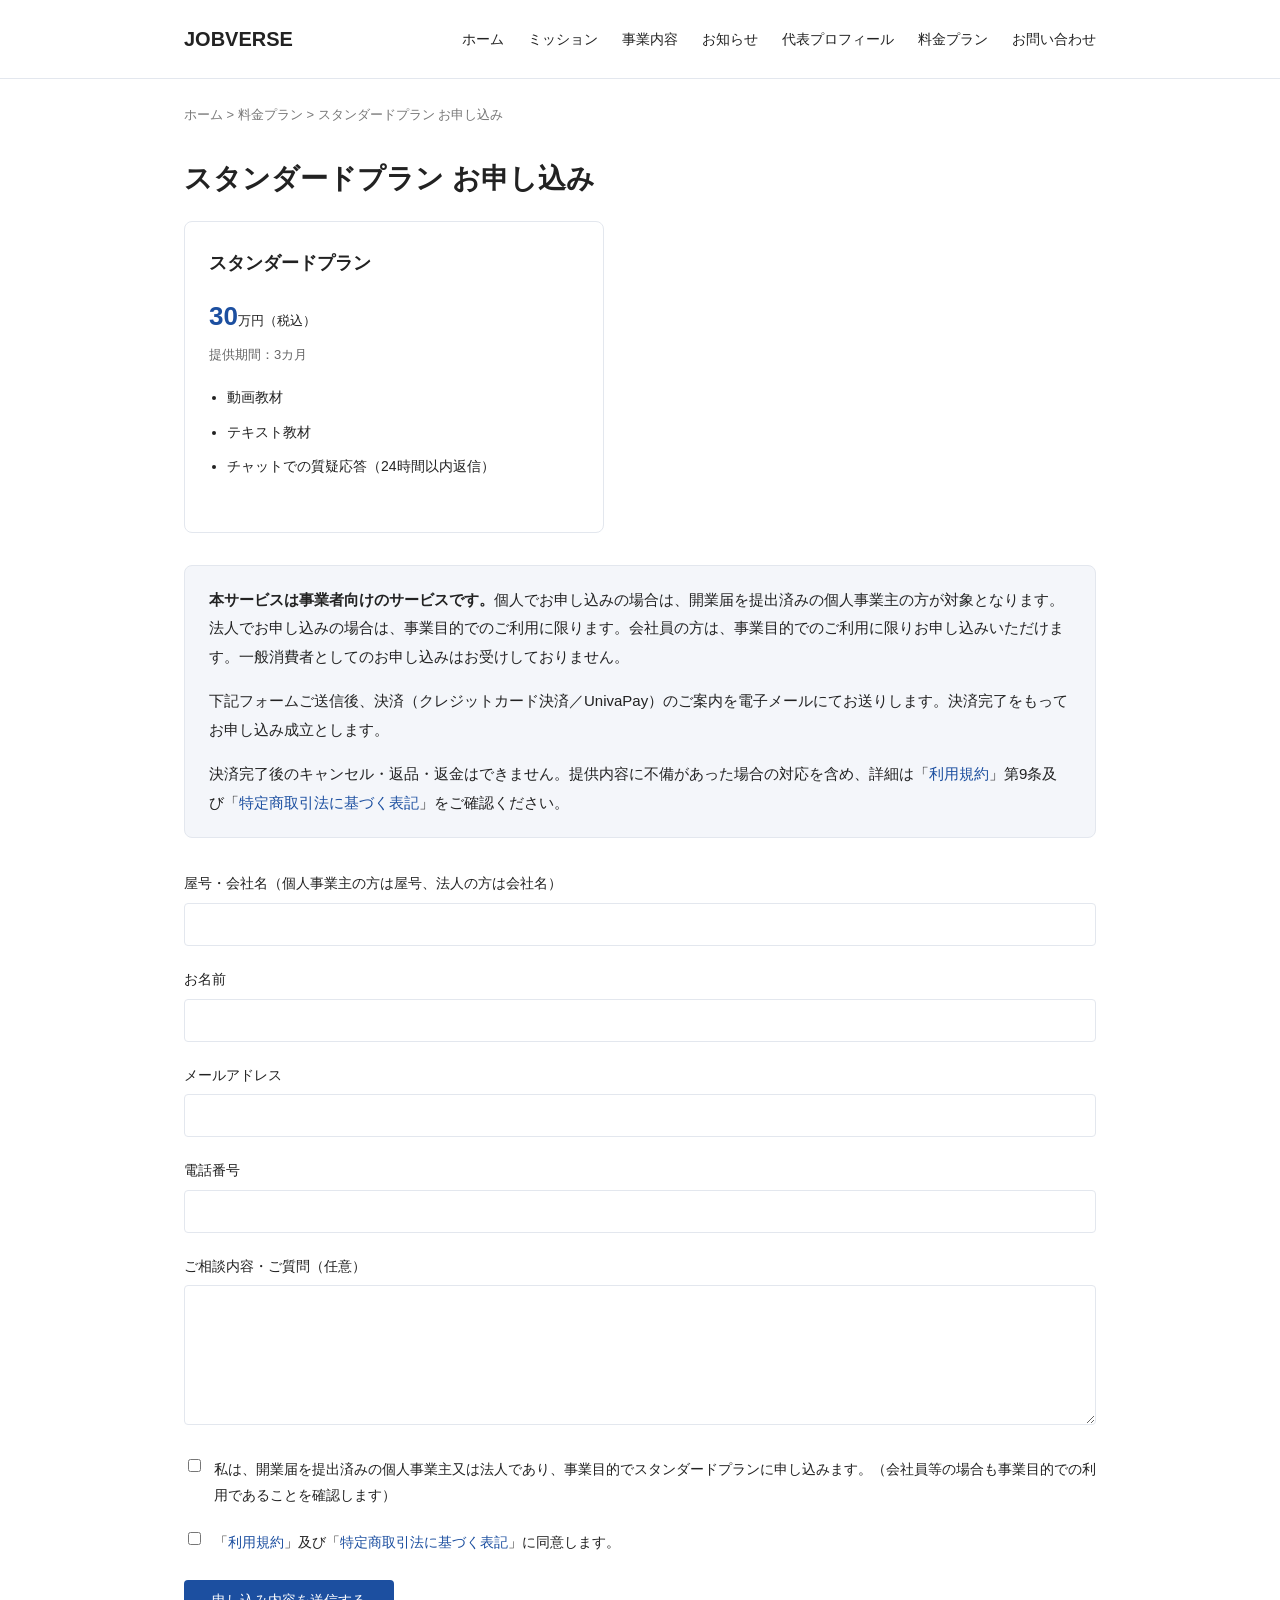
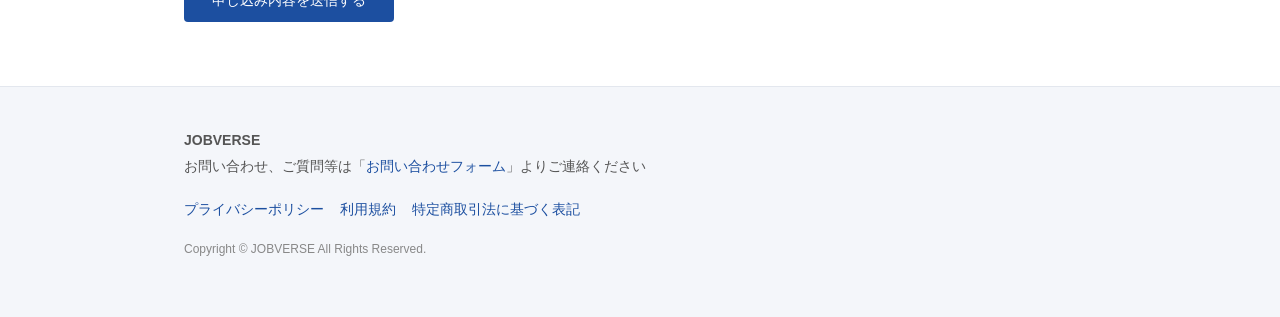
<file: payment-standard.html>
<!DOCTYPE html>
<html lang="ja">
<head>
<meta charset="UTF-8">
<meta name="viewport" content="width=device-width, initial-scale=1">
<title>スタンダードプラン お申し込み｜JOBVERSE</title>
<meta name="description" content="JOBVERSE スタンダードプラン（30万円・税込／3カ月）のお申し込みページです。">
<link rel="stylesheet" href="style.css">
</head>
<body>

<header class="site-header">
  <div class="container">
    <div class="logo">JOBVERSE</div>
    <nav class="main-nav">
      <ul>
        <li><a href="index.html">ホーム</a></li>
        <li><a href="mission.html">ミッション</a></li>
        <li><a href="service.html">事業内容</a></li>
        <li><a href="news.html">お知らせ</a></li>
        <li><a href="profile.html">代表プロフィール</a></li>
        <li><a href="plans.html">料金プラン</a></li>
        <li><a href="contact.html">お問い合わせ</a></li>
      </ul>
    </nav>
  </div>
</header>

<main>
  <div class="container">
    <p class="breadcrumb"><a href="index.html">ホーム</a> &gt; <a href="plans.html">料金プラン</a> &gt; スタンダードプラン お申し込み</p>

    <h1>スタンダードプラン お申し込み</h1>

    <div class="plan-card" style="max-width:420px;margin-bottom:32px;">
      <div class="plan-name">スタンダードプラン</div>
      <div class="plan-price">30<span class="unit">万円（税込）</span></div>
      <div class="plan-period">提供期間：3カ月</div>
      <ul class="plan-list">
        <li>動画教材</li>
        <li>テキスト教材</li>
        <li>チャットでの質疑応答（24時間以内返信）</li>
      </ul>
    </div>

    <div class="notice-box">
      <p><strong>本サービスは事業者向けのサービスです。</strong>個人でお申し込みの場合は、開業届を提出済みの個人事業主の方が対象となります。法人でお申し込みの場合は、事業目的でのご利用に限ります。会社員の方は、事業目的でのご利用に限りお申し込みいただけます。一般消費者としてのお申し込みはお受けしておりません。</p>
      <p>下記フォームご送信後、決済（クレジットカード決済／UnivaPay）のご案内を電子メールにてお送りします。決済完了をもってお申し込み成立とします。</p>
      <p>決済完了後のキャンセル・返品・返金はできません。提供内容に不備があった場合の対応を含め、詳細は「<a href="terms.html" target="_blank">利用規約</a>」第9条及び「<a href="law.html" target="_blank">特定商取引法に基づく表記</a>」をご確認ください。</p>
    </div>

    <form class="contact-form" action="mailto:sarujie77@gmail.com" method="post" enctype="text/plain">
      <label for="company">屋号・会社名（個人事業主の方は屋号、法人の方は会社名）</label>
      <input type="text" id="company" name="company" required>

      <label for="name">お名前</label>
      <input type="text" id="name" name="name" required>

      <label for="email">メールアドレス</label>
      <input type="email" id="email" name="email" required>

      <label for="tel">電話番号</label>
      <input type="tel" id="tel" name="tel" required>

      <label for="message">ご相談内容・ご質問（任意）</label>
      <textarea id="message" name="message"></textarea>

      <div class="checkbox-field">
        <input type="checkbox" id="biz-check" name="biz_check" required>
        <label for="biz-check" style="margin:0;">私は、開業届を提出済みの個人事業主又は法人であり、事業目的でスタンダードプランに申し込みます。（会社員等の場合も事業目的での利用であることを確認します）</label>
      </div>

      <div class="checkbox-field">
        <input type="checkbox" id="terms-check" name="terms_check" required>
        <label for="terms-check" style="margin:0;">「<a href="terms.html" target="_blank">利用規約</a>」及び「<a href="law.html" target="_blank">特定商取引法に基づく表記</a>」に同意します。</label>
      </div>

      <p style="margin-top:24px;">
        <button type="submit" class="btn" style="border:none;cursor:pointer;">申し込み内容を送信する</button>
      </p>
    </form>
  </div>
</main>

<footer class="site-footer">
  <div class="container">
    <strong>JOBVERSE</strong>
    <p>お問い合わせ、ご質問等は「<a href="contact.html">お問い合わせフォーム</a>」よりご連絡ください</p>
    <ul class="footer-links">
      <li><a href="privacy.html">プライバシーポリシー</a></li>
      <li><a href="terms.html">利用規約</a></li>
      <li><a href="law.html">特定商取引法に基づく表記</a></li>
    </ul>
    <p class="copyright">Copyright &copy; JOBVERSE All Rights Reserved.</p>
  </div>
</footer>

</body>
</html>
</file>
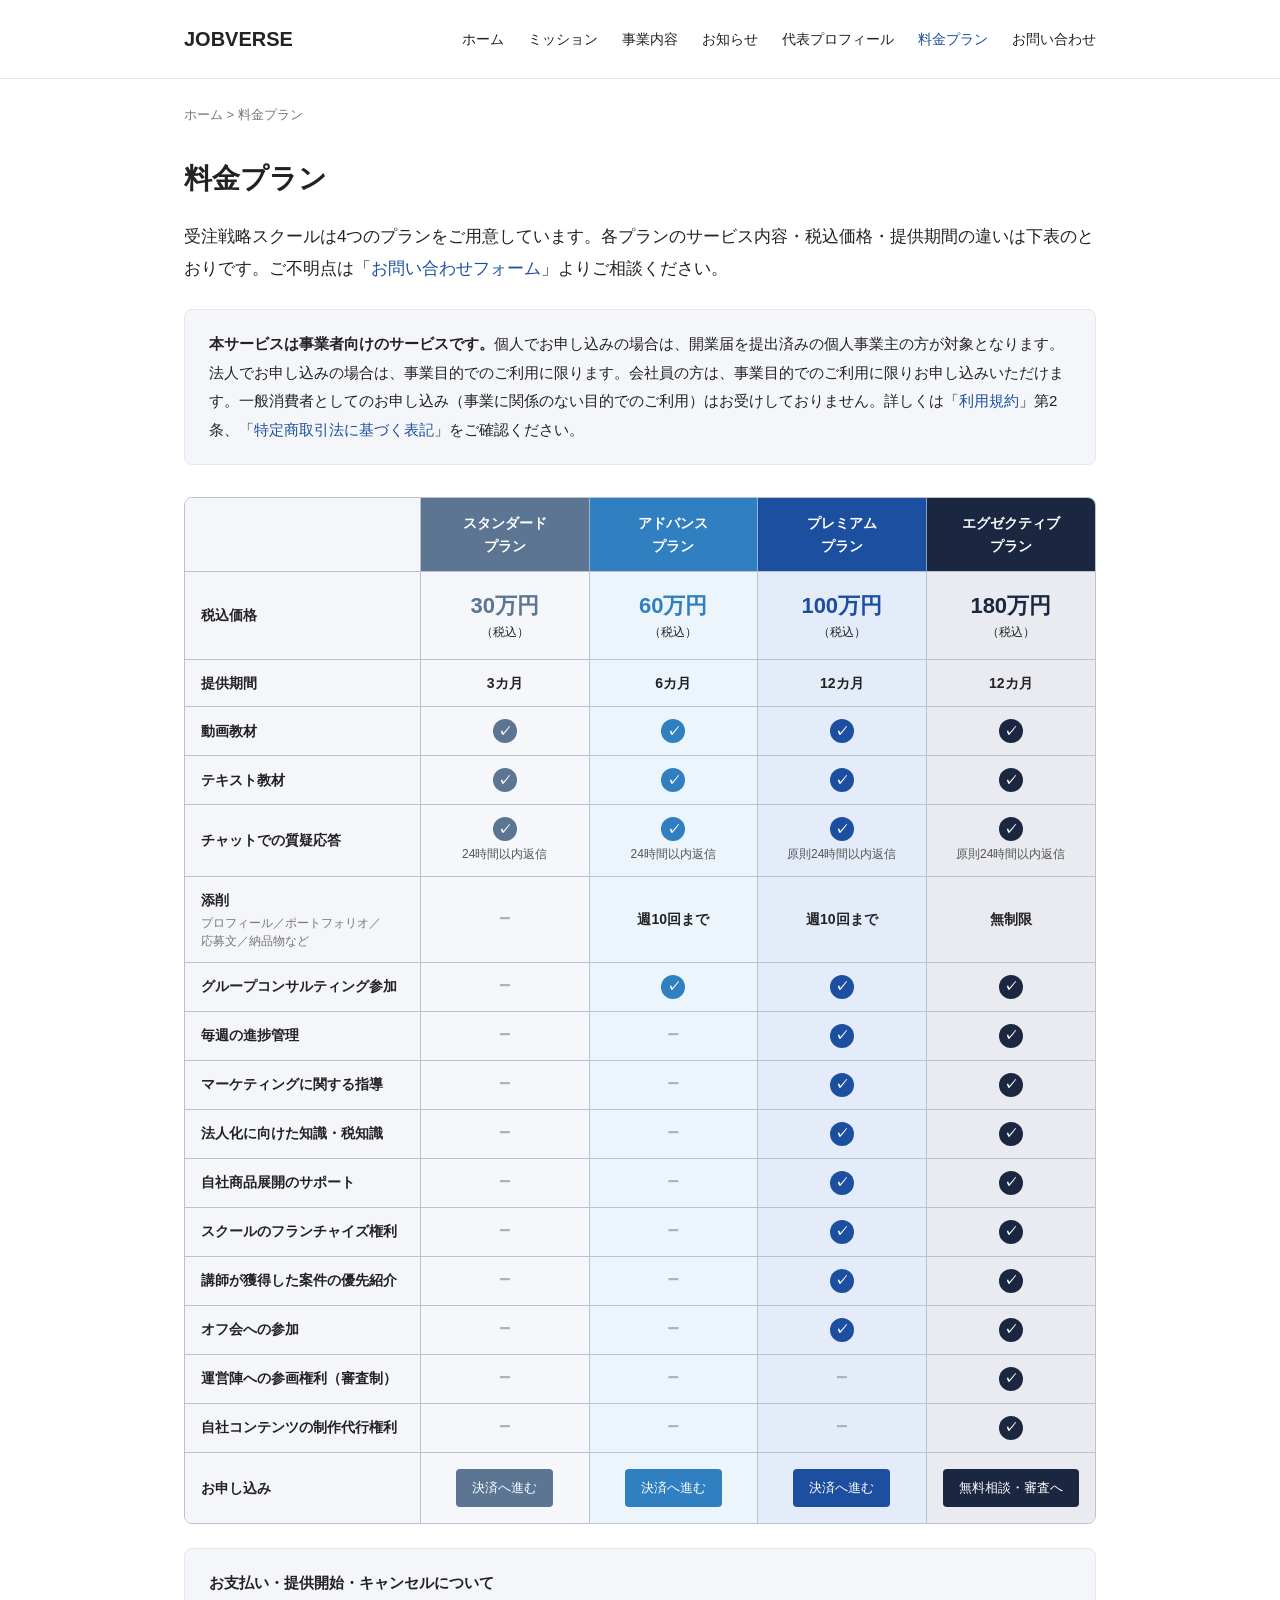
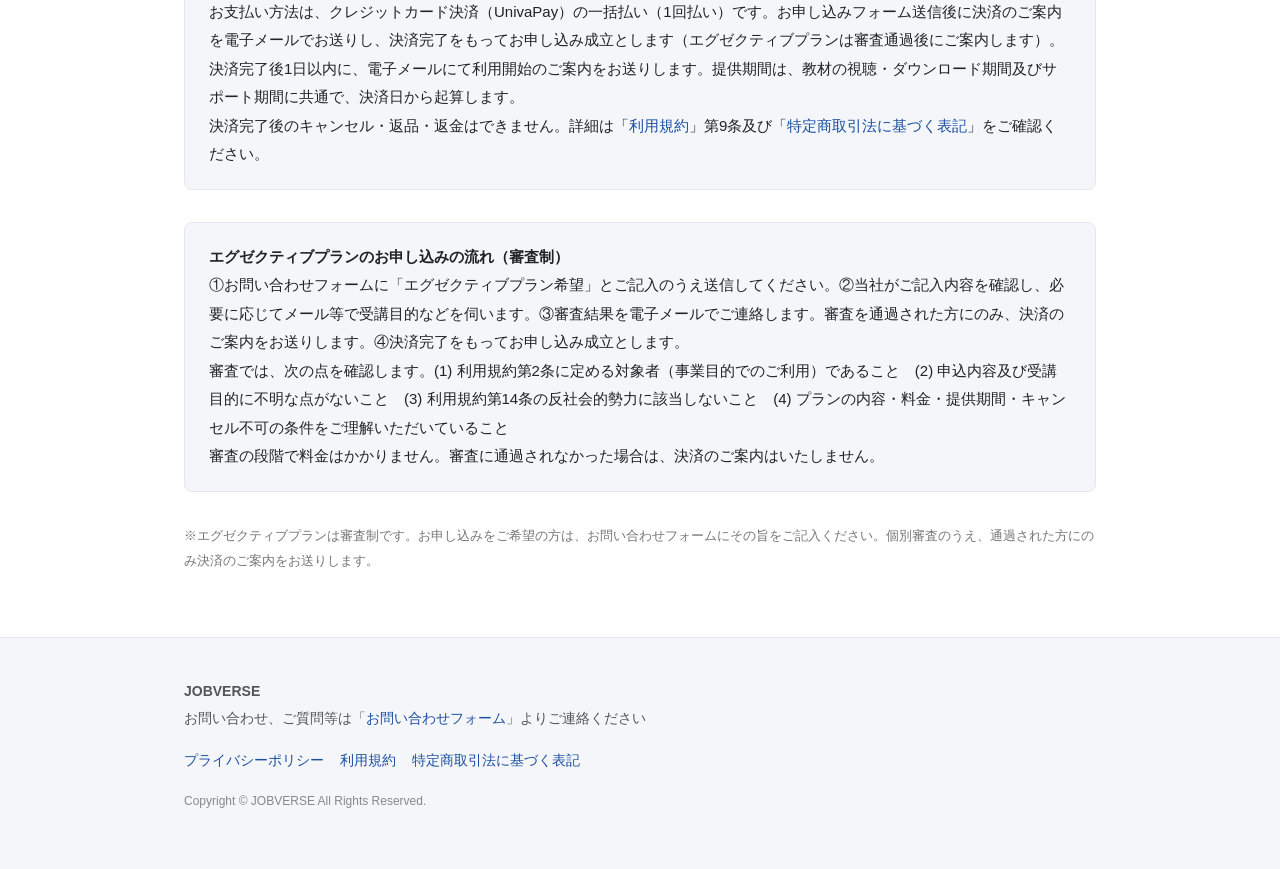
<file: plans.html>
<!DOCTYPE html>
<html lang="ja">
<head>
<meta charset="UTF-8">
<meta name="viewport" content="width=device-width, initial-scale=1">
<title>料金プラン｜JOBVERSE</title>
<meta name="description" content="JOBVERSEの受注戦略スクール、4つの料金プラン（スタンダード・アドバンス・プレミアム・エグゼクティブ）のサービス内容・税込価格・提供期間をご案内します。">
<link rel="stylesheet" href="style.css">
</head>
<body>

<header class="site-header">
  <div class="container">
    <div class="logo">JOBVERSE</div>
    <nav class="main-nav">
      <ul>
        <li><a href="index.html">ホーム</a></li>
        <li><a href="mission.html">ミッション</a></li>
        <li><a href="service.html">事業内容</a></li>
        <li><a href="news.html">お知らせ</a></li>
        <li><a href="profile.html">代表プロフィール</a></li>
        <li><a href="plans.html" class="active">料金プラン</a></li>
        <li><a href="contact.html">お問い合わせ</a></li>
      </ul>
    </nav>
  </div>
</header>

<main>
  <div class="container">
    <p class="breadcrumb"><a href="index.html">ホーム</a> &gt; 料金プラン</p>

    <h1>料金プラン</h1>
    <p class="lead">受注戦略スクールは4つのプランをご用意しています。各プランのサービス内容・税込価格・提供期間の違いは下表のとおりです。ご不明点は「<a href="contact.html">お問い合わせフォーム</a>」よりご相談ください。</p>

    <div class="notice-box">
      <p><strong>本サービスは事業者向けのサービスです。</strong>個人でお申し込みの場合は、開業届を提出済みの個人事業主の方が対象となります。法人でお申し込みの場合は、事業目的でのご利用に限ります。会社員の方は、事業目的でのご利用に限りお申し込みいただけます。一般消費者としてのお申し込み（事業に関係のない目的でのご利用）はお受けしておりません。詳しくは「<a href="terms.html">利用規約</a>」第2条、「<a href="law.html">特定商取引法に基づく表記</a>」をご確認ください。</p>
    </div>

    <p class="scroll-hint">※表は横にスクロールできます</p>

    <div class="plan-matrix-wrap">
      <table class="plan-matrix">
        <thead>
          <tr>
            <th class="row-label"></th>
            <th class="col-standard">スタンダード<br>プラン</th>
            <th class="col-advance">アドバンス<br>プラン</th>
            <th class="col-premium">プレミアム<br>プラン</th>
            <th class="col-executive">エグゼクティブ<br>プラン</th>
          </tr>
        </thead>
        <tbody>
          <tr class="price-row">
            <th class="row-label">税込価格</th>
            <td class="col-standard">30万円<span class="price-unit">（税込）</span></td>
            <td class="col-advance">60万円<span class="price-unit">（税込）</span></td>
            <td class="col-premium">100万円<span class="price-unit">（税込）</span></td>
            <td class="col-executive">180万円<span class="price-unit">（税込）</span></td>
          </tr>
          <tr>
            <th class="row-label">提供期間</th>
            <td class="col-standard cell-strong">3カ月</td>
            <td class="col-advance cell-strong">6カ月</td>
            <td class="col-premium cell-strong">12カ月</td>
            <td class="col-executive cell-strong">12カ月</td>
          </tr>
          <tr>
            <th class="row-label">動画教材</th>
            <td class="col-standard"><span class="mark-yes">✓</span></td>
            <td class="col-advance"><span class="mark-yes">✓</span></td>
            <td class="col-premium"><span class="mark-yes">✓</span></td>
            <td class="col-executive"><span class="mark-yes">✓</span></td>
          </tr>
          <tr>
            <th class="row-label">テキスト教材</th>
            <td class="col-standard"><span class="mark-yes">✓</span></td>
            <td class="col-advance"><span class="mark-yes">✓</span></td>
            <td class="col-premium"><span class="mark-yes">✓</span></td>
            <td class="col-executive"><span class="mark-yes">✓</span></td>
          </tr>
          <tr>
            <th class="row-label">チャットでの質疑応答</th>
            <td class="col-standard"><span class="mark-yes">✓</span><span class="cell-note">24時間以内返信</span></td>
            <td class="col-advance"><span class="mark-yes">✓</span><span class="cell-note">24時間以内返信</span></td>
            <td class="col-premium"><span class="mark-yes">✓</span><span class="cell-note">原則24時間以内返信</span></td>
            <td class="col-executive"><span class="mark-yes">✓</span><span class="cell-note">原則24時間以内返信</span></td>
          </tr>
          <tr>
            <th class="row-label">添削<span class="row-sub">プロフィール／ポートフォリオ／<br>応募文／納品物など</span></th>
            <td class="col-standard"><span class="mark-no">−</span></td>
            <td class="col-advance cell-strong">週10回まで</td>
            <td class="col-premium cell-strong">週10回まで</td>
            <td class="col-executive cell-strong">無制限</td>
          </tr>
          <tr>
            <th class="row-label">グループコンサルティング参加</th>
            <td class="col-standard"><span class="mark-no">−</span></td>
            <td class="col-advance"><span class="mark-yes">✓</span></td>
            <td class="col-premium"><span class="mark-yes">✓</span></td>
            <td class="col-executive"><span class="mark-yes">✓</span></td>
          </tr>
          <tr>
            <th class="row-label">毎週の進捗管理</th>
            <td class="col-standard"><span class="mark-no">−</span></td>
            <td class="col-advance"><span class="mark-no">−</span></td>
            <td class="col-premium"><span class="mark-yes">✓</span></td>
            <td class="col-executive"><span class="mark-yes">✓</span></td>
          </tr>
          <tr>
            <th class="row-label">マーケティングに関する指導</th>
            <td class="col-standard"><span class="mark-no">−</span></td>
            <td class="col-advance"><span class="mark-no">−</span></td>
            <td class="col-premium"><span class="mark-yes">✓</span></td>
            <td class="col-executive"><span class="mark-yes">✓</span></td>
          </tr>
          <tr>
            <th class="row-label">法人化に向けた知識・税知識</th>
            <td class="col-standard"><span class="mark-no">−</span></td>
            <td class="col-advance"><span class="mark-no">−</span></td>
            <td class="col-premium"><span class="mark-yes">✓</span></td>
            <td class="col-executive"><span class="mark-yes">✓</span></td>
          </tr>
          <tr>
            <th class="row-label">自社商品展開のサポート</th>
            <td class="col-standard"><span class="mark-no">−</span></td>
            <td class="col-advance"><span class="mark-no">−</span></td>
            <td class="col-premium"><span class="mark-yes">✓</span></td>
            <td class="col-executive"><span class="mark-yes">✓</span></td>
          </tr>
          <tr>
            <th class="row-label">スクールのフランチャイズ権利</th>
            <td class="col-standard"><span class="mark-no">−</span></td>
            <td class="col-advance"><span class="mark-no">−</span></td>
            <td class="col-premium"><span class="mark-yes">✓</span></td>
            <td class="col-executive"><span class="mark-yes">✓</span></td>
          </tr>
          <tr>
            <th class="row-label">講師が獲得した案件の優先紹介</th>
            <td class="col-standard"><span class="mark-no">−</span></td>
            <td class="col-advance"><span class="mark-no">−</span></td>
            <td class="col-premium"><span class="mark-yes">✓</span></td>
            <td class="col-executive"><span class="mark-yes">✓</span></td>
          </tr>
          <tr>
            <th class="row-label">オフ会への参加</th>
            <td class="col-standard"><span class="mark-no">−</span></td>
            <td class="col-advance"><span class="mark-no">−</span></td>
            <td class="col-premium"><span class="mark-yes">✓</span></td>
            <td class="col-executive"><span class="mark-yes">✓</span></td>
          </tr>
          <tr>
            <th class="row-label">運営陣への参画権利（審査制）</th>
            <td class="col-standard"><span class="mark-no">−</span></td>
            <td class="col-advance"><span class="mark-no">−</span></td>
            <td class="col-premium"><span class="mark-no">−</span></td>
            <td class="col-executive"><span class="mark-yes">✓</span></td>
          </tr>
          <tr>
            <th class="row-label">自社コンテンツの制作代行権利</th>
            <td class="col-standard"><span class="mark-no">−</span></td>
            <td class="col-advance"><span class="mark-no">−</span></td>
            <td class="col-premium"><span class="mark-no">−</span></td>
            <td class="col-executive"><span class="mark-yes">✓</span></td>
          </tr>
          <tr class="apply-row">
            <th class="row-label">お申し込み</th>
            <td class="col-standard"><a href="payment-standard.html" class="btn btn-sm">決済へ進む</a></td>
            <td class="col-advance"><a href="payment-advance.html" class="btn btn-sm">決済へ進む</a></td>
            <td class="col-premium"><a href="payment-premium.html" class="btn btn-sm">決済へ進む</a></td>
            <td class="col-executive"><a href="contact.html" class="btn btn-sm">無料相談・審査へ</a></td>
          </tr>
        </tbody>
      </table>
    </div>

    <div class="notice-box">
      <p><strong>お支払い・提供開始・キャンセルについて</strong><br>
      お支払い方法は、クレジットカード決済（UnivaPay）の一括払い（1回払い）です。お申し込みフォーム送信後に決済のご案内を電子メールでお送りし、決済完了をもってお申し込み成立とします（エグゼクティブプランは審査通過後にご案内します）。決済完了後1日以内に、電子メールにて利用開始のご案内をお送りします。提供期間は、教材の視聴・ダウンロード期間及びサポート期間に共通で、決済日から起算します。<br>
      決済完了後のキャンセル・返品・返金はできません。詳細は「<a href="terms.html">利用規約</a>」第9条及び「<a href="law.html">特定商取引法に基づく表記</a>」をご確認ください。</p>
    </div>

    <div class="notice-box">
      <p><strong>エグゼクティブプランのお申し込みの流れ（審査制）</strong><br>
      ①お問い合わせフォームに「エグゼクティブプラン希望」とご記入のうえ送信してください。②当社がご記入内容を確認し、必要に応じてメール等で受講目的などを伺います。③審査結果を電子メールでご連絡します。審査を通過された方にのみ、決済のご案内をお送りします。④決済完了をもってお申し込み成立とします。<br>
      審査では、次の点を確認します。(1) 利用規約第2条に定める対象者（事業目的でのご利用）であること　(2) 申込内容及び受講目的に不明な点がないこと　(3) 利用規約第14条の反社会的勢力に該当しないこと　(4) プランの内容・料金・提供期間・キャンセル不可の条件をご理解いただいていること<br>
      審査の段階で料金はかかりません。審査に通過されなかった場合は、決済のご案内はいたしません。</p>
    </div>

    <p style="font-size:13px;color:#777;">※エグゼクティブプランは審査制です。お申し込みをご希望の方は、お問い合わせフォームにその旨をご記入ください。個別審査のうえ、通過された方にのみ決済のご案内をお送りします。</p>
  </div>
</main>

<footer class="site-footer">
  <div class="container">
    <strong>JOBVERSE</strong>
    <p>お問い合わせ、ご質問等は「<a href="contact.html">お問い合わせフォーム</a>」よりご連絡ください</p>
    <ul class="footer-links">
      <li><a href="privacy.html">プライバシーポリシー</a></li>
      <li><a href="terms.html">利用規約</a></li>
      <li><a href="law.html">特定商取引法に基づく表記</a></li>
    </ul>
    <p class="copyright">Copyright &copy; JOBVERSE All Rights Reserved.</p>
  </div>
</footer>

</body>
</html>
</file>
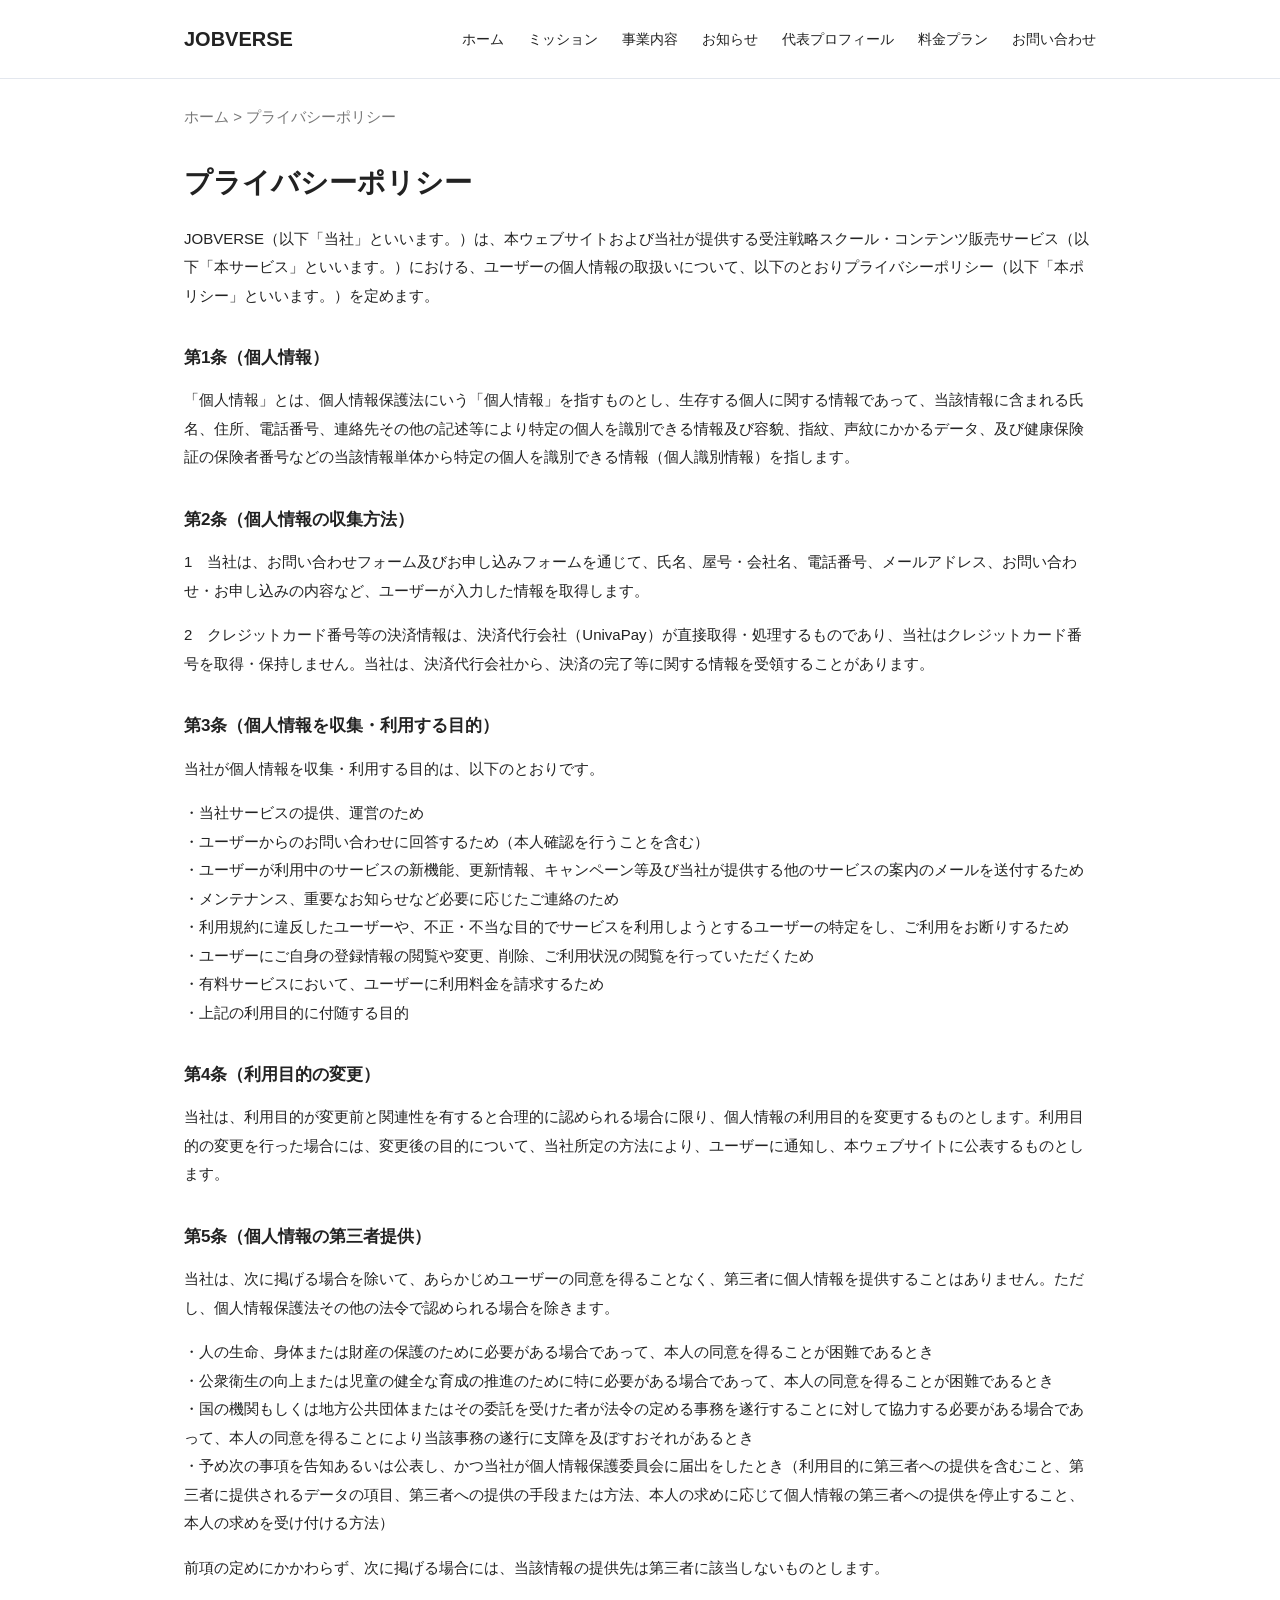
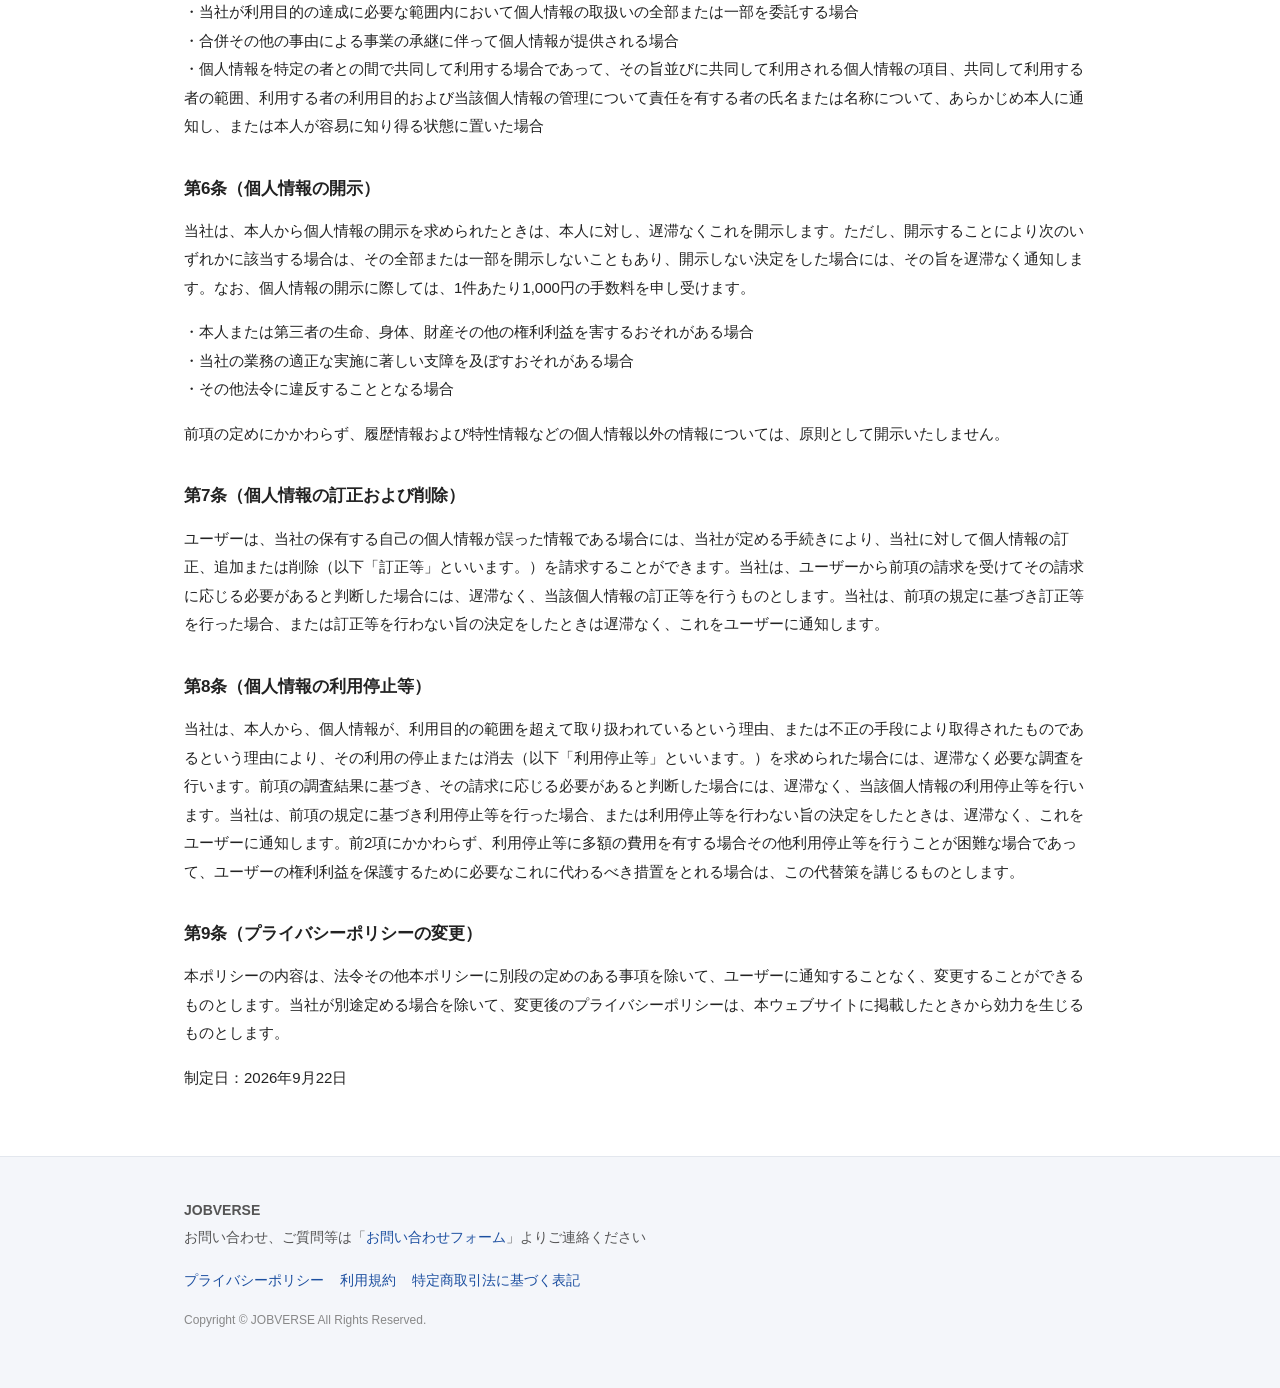
<file: privacy.html>
<!DOCTYPE html>
<html lang="ja">
<head>
<meta charset="UTF-8">
<meta name="viewport" content="width=device-width, initial-scale=1">
<title>プライバシーポリシー｜JOBVERSE</title>
<meta name="description" content="JOBVERSEのプライバシーポリシーです。">
<link rel="stylesheet" href="style.css">
</head>
<body>

<header class="site-header">
  <div class="container">
    <div class="logo">JOBVERSE</div>
    <nav class="main-nav">
      <ul>
        <li><a href="index.html">ホーム</a></li>
        <li><a href="mission.html">ミッション</a></li>
        <li><a href="service.html">事業内容</a></li>
        <li><a href="news.html">お知らせ</a></li>
        <li><a href="profile.html">代表プロフィール</a></li>
        <li><a href="plans.html">料金プラン</a></li>
        <li><a href="contact.html">お問い合わせ</a></li>
      </ul>
    </nav>
  </div>
</header>

<main>
  <div class="container legal-body">
    <p class="breadcrumb"><a href="index.html">ホーム</a> &gt; プライバシーポリシー</p>

    <h1>プライバシーポリシー</h1>

    <p>JOBVERSE（以下「当社」といいます。）は、本ウェブサイトおよび当社が提供する受注戦略スクール・コンテンツ販売サービス（以下「本サービス」といいます。）における、ユーザーの個人情報の取扱いについて、以下のとおりプライバシーポリシー（以下「本ポリシー」といいます。）を定めます。</p>

    <h2>第1条（個人情報）</h2>
    <p>「個人情報」とは、個人情報保護法にいう「個人情報」を指すものとし、生存する個人に関する情報であって、当該情報に含まれる氏名、住所、電話番号、連絡先その他の記述等により特定の個人を識別できる情報及び容貌、指紋、声紋にかかるデータ、及び健康保険証の保険者番号などの当該情報単体から特定の個人を識別できる情報（個人識別情報）を指します。</p>

    <h2>第2条（個人情報の収集方法）</h2>
    <p>1　当社は、お問い合わせフォーム及びお申し込みフォームを通じて、氏名、屋号・会社名、電話番号、メールアドレス、お問い合わせ・お申し込みの内容など、ユーザーが入力した情報を取得します。</p>
    <p>2　クレジットカード番号等の決済情報は、決済代行会社（UnivaPay）が直接取得・処理するものであり、当社はクレジットカード番号を取得・保持しません。当社は、決済代行会社から、決済の完了等に関する情報を受領することがあります。</p>

    <h2>第3条（個人情報を収集・利用する目的）</h2>
    <p>当社が個人情報を収集・利用する目的は、以下のとおりです。</p>
    <p>・当社サービスの提供、運営のため<br>
    ・ユーザーからのお問い合わせに回答するため（本人確認を行うことを含む）<br>
    ・ユーザーが利用中のサービスの新機能、更新情報、キャンペーン等及び当社が提供する他のサービスの案内のメールを送付するため<br>
    ・メンテナンス、重要なお知らせなど必要に応じたご連絡のため<br>
    ・利用規約に違反したユーザーや、不正・不当な目的でサービスを利用しようとするユーザーの特定をし、ご利用をお断りするため<br>
    ・ユーザーにご自身の登録情報の閲覧や変更、削除、ご利用状況の閲覧を行っていただくため<br>
    ・有料サービスにおいて、ユーザーに利用料金を請求するため<br>
    ・上記の利用目的に付随する目的</p>

    <h2>第4条（利用目的の変更）</h2>
    <p>当社は、利用目的が変更前と関連性を有すると合理的に認められる場合に限り、個人情報の利用目的を変更するものとします。利用目的の変更を行った場合には、変更後の目的について、当社所定の方法により、ユーザーに通知し、本ウェブサイトに公表するものとします。</p>

    <h2>第5条（個人情報の第三者提供）</h2>
    <p>当社は、次に掲げる場合を除いて、あらかじめユーザーの同意を得ることなく、第三者に個人情報を提供することはありません。ただし、個人情報保護法その他の法令で認められる場合を除きます。</p>
    <p>・人の生命、身体または財産の保護のために必要がある場合であって、本人の同意を得ることが困難であるとき<br>
    ・公衆衛生の向上または児童の健全な育成の推進のために特に必要がある場合であって、本人の同意を得ることが困難であるとき<br>
    ・国の機関もしくは地方公共団体またはその委託を受けた者が法令の定める事務を遂行することに対して協力する必要がある場合であって、本人の同意を得ることにより当該事務の遂行に支障を及ぼすおそれがあるとき<br>
    ・予め次の事項を告知あるいは公表し、かつ当社が個人情報保護委員会に届出をしたとき（利用目的に第三者への提供を含むこと、第三者に提供されるデータの項目、第三者への提供の手段または方法、本人の求めに応じて個人情報の第三者への提供を停止すること、本人の求めを受け付ける方法）</p>
    <p>前項の定めにかかわらず、次に掲げる場合には、当該情報の提供先は第三者に該当しないものとします。</p>
    <p>・当社が利用目的の達成に必要な範囲内において個人情報の取扱いの全部または一部を委託する場合<br>
    ・合併その他の事由による事業の承継に伴って個人情報が提供される場合<br>
    ・個人情報を特定の者との間で共同して利用する場合であって、その旨並びに共同して利用される個人情報の項目、共同して利用する者の範囲、利用する者の利用目的および当該個人情報の管理について責任を有する者の氏名または名称について、あらかじめ本人に通知し、または本人が容易に知り得る状態に置いた場合</p>

    <h2>第6条（個人情報の開示）</h2>
    <p>当社は、本人から個人情報の開示を求められたときは、本人に対し、遅滞なくこれを開示します。ただし、開示することにより次のいずれかに該当する場合は、その全部または一部を開示しないこともあり、開示しない決定をした場合には、その旨を遅滞なく通知します。なお、個人情報の開示に際しては、1件あたり1,000円の手数料を申し受けます。</p>
    <p>・本人または第三者の生命、身体、財産その他の権利利益を害するおそれがある場合<br>
    ・当社の業務の適正な実施に著しい支障を及ぼすおそれがある場合<br>
    ・その他法令に違反することとなる場合</p>
    <p>前項の定めにかかわらず、履歴情報および特性情報などの個人情報以外の情報については、原則として開示いたしません。</p>

    <h2>第7条（個人情報の訂正および削除）</h2>
    <p>ユーザーは、当社の保有する自己の個人情報が誤った情報である場合には、当社が定める手続きにより、当社に対して個人情報の訂正、追加または削除（以下「訂正等」といいます。）を請求することができます。当社は、ユーザーから前項の請求を受けてその請求に応じる必要があると判断した場合には、遅滞なく、当該個人情報の訂正等を行うものとします。当社は、前項の規定に基づき訂正等を行った場合、または訂正等を行わない旨の決定をしたときは遅滞なく、これをユーザーに通知します。</p>

    <h2>第8条（個人情報の利用停止等）</h2>
    <p>当社は、本人から、個人情報が、利用目的の範囲を超えて取り扱われているという理由、または不正の手段により取得されたものであるという理由により、その利用の停止または消去（以下「利用停止等」といいます。）を求められた場合には、遅滞なく必要な調査を行います。前項の調査結果に基づき、その請求に応じる必要があると判断した場合には、遅滞なく、当該個人情報の利用停止等を行います。当社は、前項の規定に基づき利用停止等を行った場合、または利用停止等を行わない旨の決定をしたときは、遅滞なく、これをユーザーに通知します。前2項にかかわらず、利用停止等に多額の費用を有する場合その他利用停止等を行うことが困難な場合であって、ユーザーの権利利益を保護するために必要なこれに代わるべき措置をとれる場合は、この代替策を講じるものとします。</p>

    <h2>第9条（プライバシーポリシーの変更）</h2>
    <p>本ポリシーの内容は、法令その他本ポリシーに別段の定めのある事項を除いて、ユーザーに通知することなく、変更することができるものとします。当社が別途定める場合を除いて、変更後のプライバシーポリシーは、本ウェブサイトに掲載したときから効力を生じるものとします。</p>

    <p>制定日：2026年9月22日</p>
  </div>
</main>

<footer class="site-footer">
  <div class="container">
    <strong>JOBVERSE</strong>
    <p>お問い合わせ、ご質問等は「<a href="contact.html">お問い合わせフォーム</a>」よりご連絡ください</p>
    <ul class="footer-links">
      <li><a href="privacy.html">プライバシーポリシー</a></li>
      <li><a href="terms.html">利用規約</a></li>
      <li><a href="law.html">特定商取引法に基づく表記</a></li>
    </ul>
    <p class="copyright">Copyright &copy; JOBVERSE All Rights Reserved.</p>
  </div>
</footer>

</body>
</html>
</file>
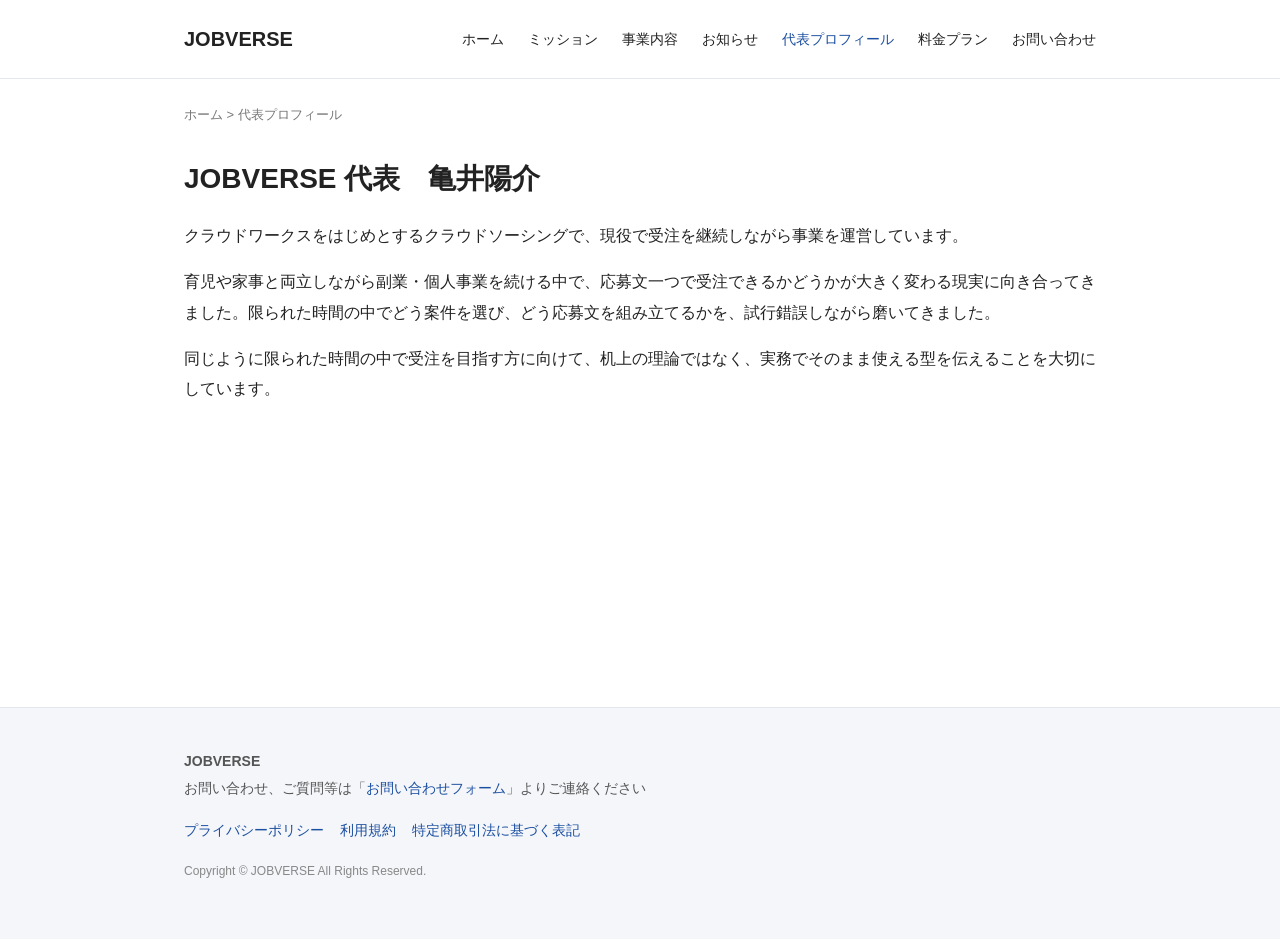
<file: profile.html>
<!DOCTYPE html>
<html lang="ja">
<head>
<meta charset="UTF-8">
<meta name="viewport" content="width=device-width, initial-scale=1">
<title>代表プロフィール｜JOBVERSE</title>
<meta name="description" content="JOBVERSE代表・亀井陽介のプロフィールをご紹介します。">
<link rel="stylesheet" href="style.css">
</head>
<body>

<header class="site-header">
  <div class="container">
    <div class="logo">JOBVERSE</div>
    <nav class="main-nav">
      <ul>
        <li><a href="index.html">ホーム</a></li>
        <li><a href="mission.html">ミッション</a></li>
        <li><a href="service.html">事業内容</a></li>
        <li><a href="news.html">お知らせ</a></li>
        <li><a href="profile.html" class="active">代表プロフィール</a></li>
        <li><a href="plans.html">料金プラン</a></li>
        <li><a href="contact.html">お問い合わせ</a></li>
      </ul>
    </nav>
  </div>
</header>

<main>
  <div class="container">
    <p class="breadcrumb"><a href="index.html">ホーム</a> &gt; 代表プロフィール</p>

    <h1>JOBVERSE 代表　亀井陽介</h1>

    <p>クラウドワークスをはじめとするクラウドソーシングで、現役で受注を継続しながら事業を運営しています。</p>

    <p>育児や家事と両立しながら副業・個人事業を続ける中で、応募文一つで受注できるかどうかが大きく変わる現実に向き合ってきました。限られた時間の中でどう案件を選び、どう応募文を組み立てるかを、試行錯誤しながら磨いてきました。</p>

    <p>同じように限られた時間の中で受注を目指す方に向けて、机上の理論ではなく、実務でそのまま使える型を伝えることを大切にしています。</p>
  </div>
</main>

<footer class="site-footer">
  <div class="container">
    <strong>JOBVERSE</strong>
    <p>お問い合わせ、ご質問等は「<a href="contact.html">お問い合わせフォーム</a>」よりご連絡ください</p>
    <ul class="footer-links">
      <li><a href="privacy.html">プライバシーポリシー</a></li>
      <li><a href="terms.html">利用規約</a></li>
      <li><a href="law.html">特定商取引法に基づく表記</a></li>
    </ul>
    <p class="copyright">Copyright &copy; JOBVERSE All Rights Reserved.</p>
  </div>
</footer>

</body>
</html>
</file>
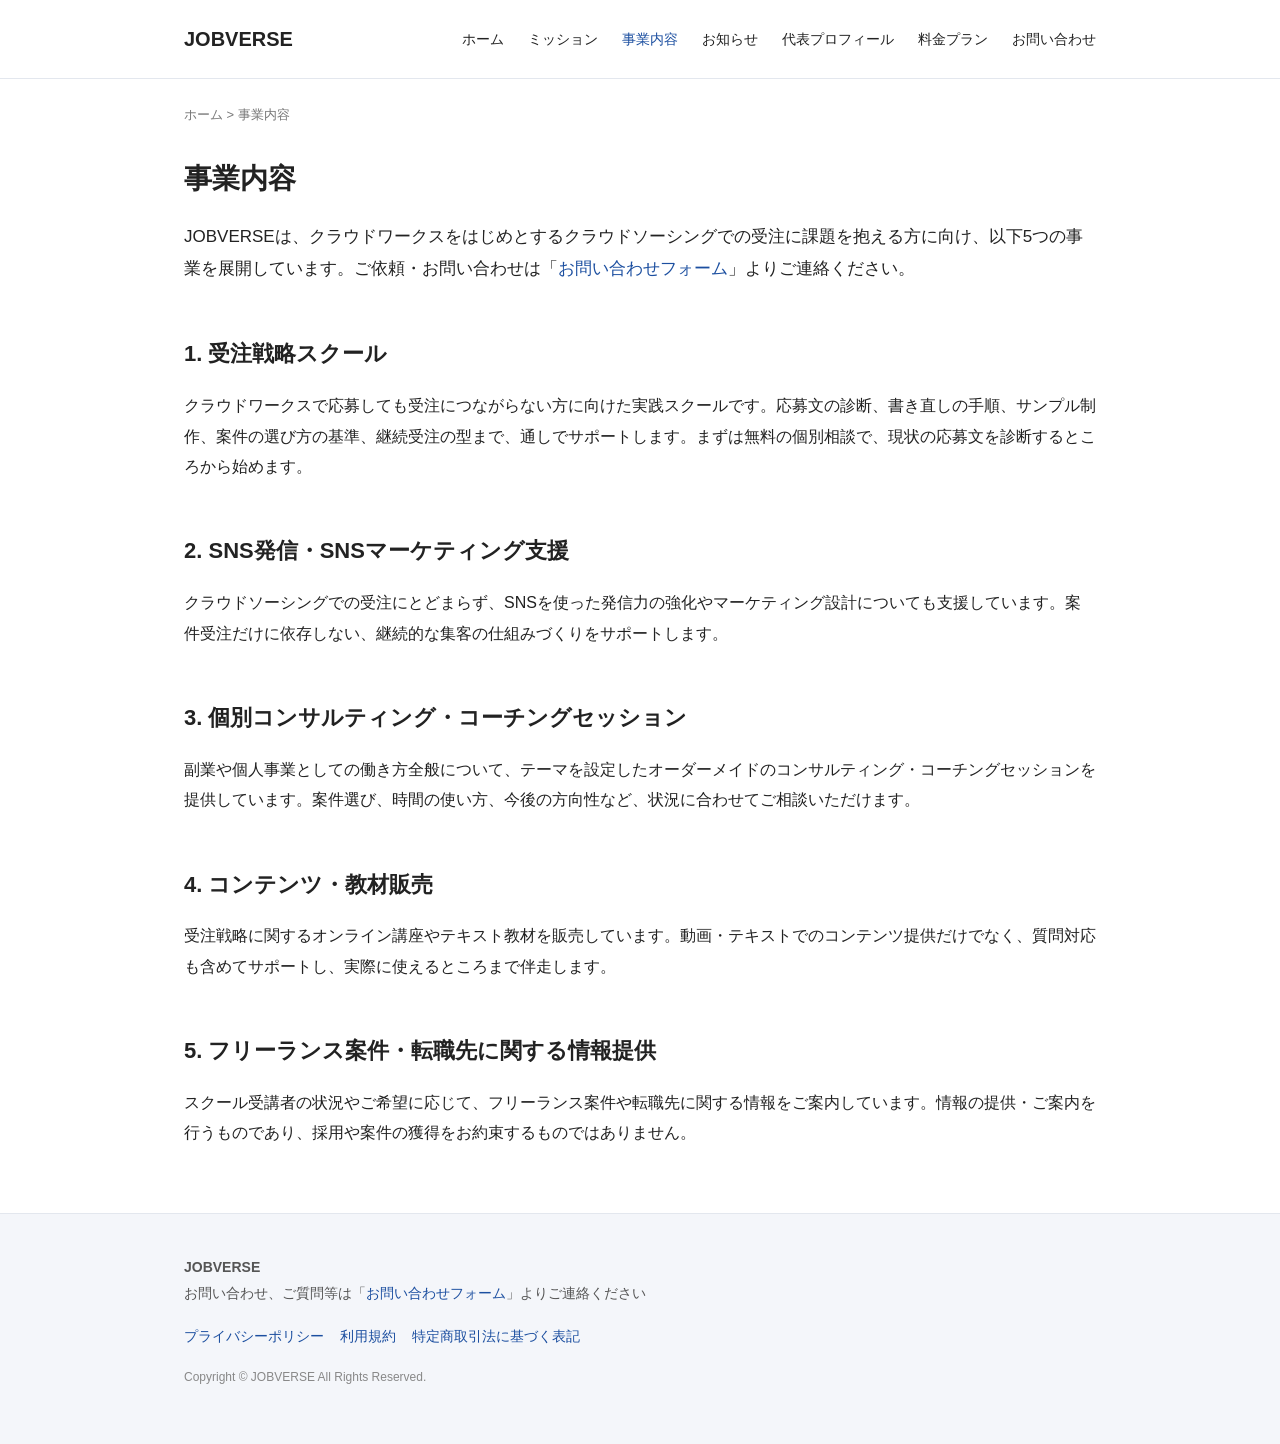
<file: service.html>
<!DOCTYPE html>
<html lang="ja">
<head>
<meta charset="UTF-8">
<meta name="viewport" content="width=device-width, initial-scale=1">
<title>事業内容｜JOBVERSE</title>
<meta name="description" content="JOBVERSEが展開する5つの事業をご紹介します。受注戦略スクール、SNSマーケティング支援、コンサルティング、教材販売、案件・転職先に関する情報提供を行っています。">
<link rel="stylesheet" href="style.css">
</head>
<body>

<header class="site-header">
  <div class="container">
    <div class="logo">JOBVERSE</div>
    <nav class="main-nav">
      <ul>
        <li><a href="index.html">ホーム</a></li>
        <li><a href="mission.html">ミッション</a></li>
        <li><a href="service.html" class="active">事業内容</a></li>
        <li><a href="news.html">お知らせ</a></li>
        <li><a href="profile.html">代表プロフィール</a></li>
        <li><a href="plans.html">料金プラン</a></li>
        <li><a href="contact.html">お問い合わせ</a></li>
      </ul>
    </nav>
  </div>
</header>

<main>
  <div class="container">
    <p class="breadcrumb"><a href="index.html">ホーム</a> &gt; 事業内容</p>

    <h1>事業内容</h1>
    <p class="lead">JOBVERSEは、クラウドワークスをはじめとするクラウドソーシングでの受注に課題を抱える方に向け、以下5つの事業を展開しています。ご依頼・お問い合わせは「<a href="contact.html">お問い合わせフォーム</a>」よりご連絡ください。</p>

    <h2>1. 受注戦略スクール</h2>
    <p>クラウドワークスで応募しても受注につながらない方に向けた実践スクールです。応募文の診断、書き直しの手順、サンプル制作、案件の選び方の基準、継続受注の型まで、通しでサポートします。まずは無料の個別相談で、現状の応募文を診断するところから始めます。</p>

    <h2>2. SNS発信・SNSマーケティング支援</h2>
    <p>クラウドソーシングでの受注にとどまらず、SNSを使った発信力の強化やマーケティング設計についても支援しています。案件受注だけに依存しない、継続的な集客の仕組みづくりをサポートします。</p>

    <h2>3. 個別コンサルティング・コーチングセッション</h2>
    <p>副業や個人事業としての働き方全般について、テーマを設定したオーダーメイドのコンサルティング・コーチングセッションを提供しています。案件選び、時間の使い方、今後の方向性など、状況に合わせてご相談いただけます。</p>

    <h2>4. コンテンツ・教材販売</h2>
    <p>受注戦略に関するオンライン講座やテキスト教材を販売しています。動画・テキストでのコンテンツ提供だけでなく、質問対応も含めてサポートし、実際に使えるところまで伴走します。</p>

    <h2>5. フリーランス案件・転職先に関する情報提供</h2>
    <p>スクール受講者の状況やご希望に応じて、フリーランス案件や転職先に関する情報をご案内しています。情報の提供・ご案内を行うものであり、採用や案件の獲得をお約束するものではありません。</p>
  </div>
</main>

<footer class="site-footer">
  <div class="container">
    <strong>JOBVERSE</strong>
    <p>お問い合わせ、ご質問等は「<a href="contact.html">お問い合わせフォーム</a>」よりご連絡ください</p>
    <ul class="footer-links">
      <li><a href="privacy.html">プライバシーポリシー</a></li>
      <li><a href="terms.html">利用規約</a></li>
      <li><a href="law.html">特定商取引法に基づく表記</a></li>
    </ul>
    <p class="copyright">Copyright &copy; JOBVERSE All Rights Reserved.</p>
  </div>
</footer>

</body>
</html>
</file>
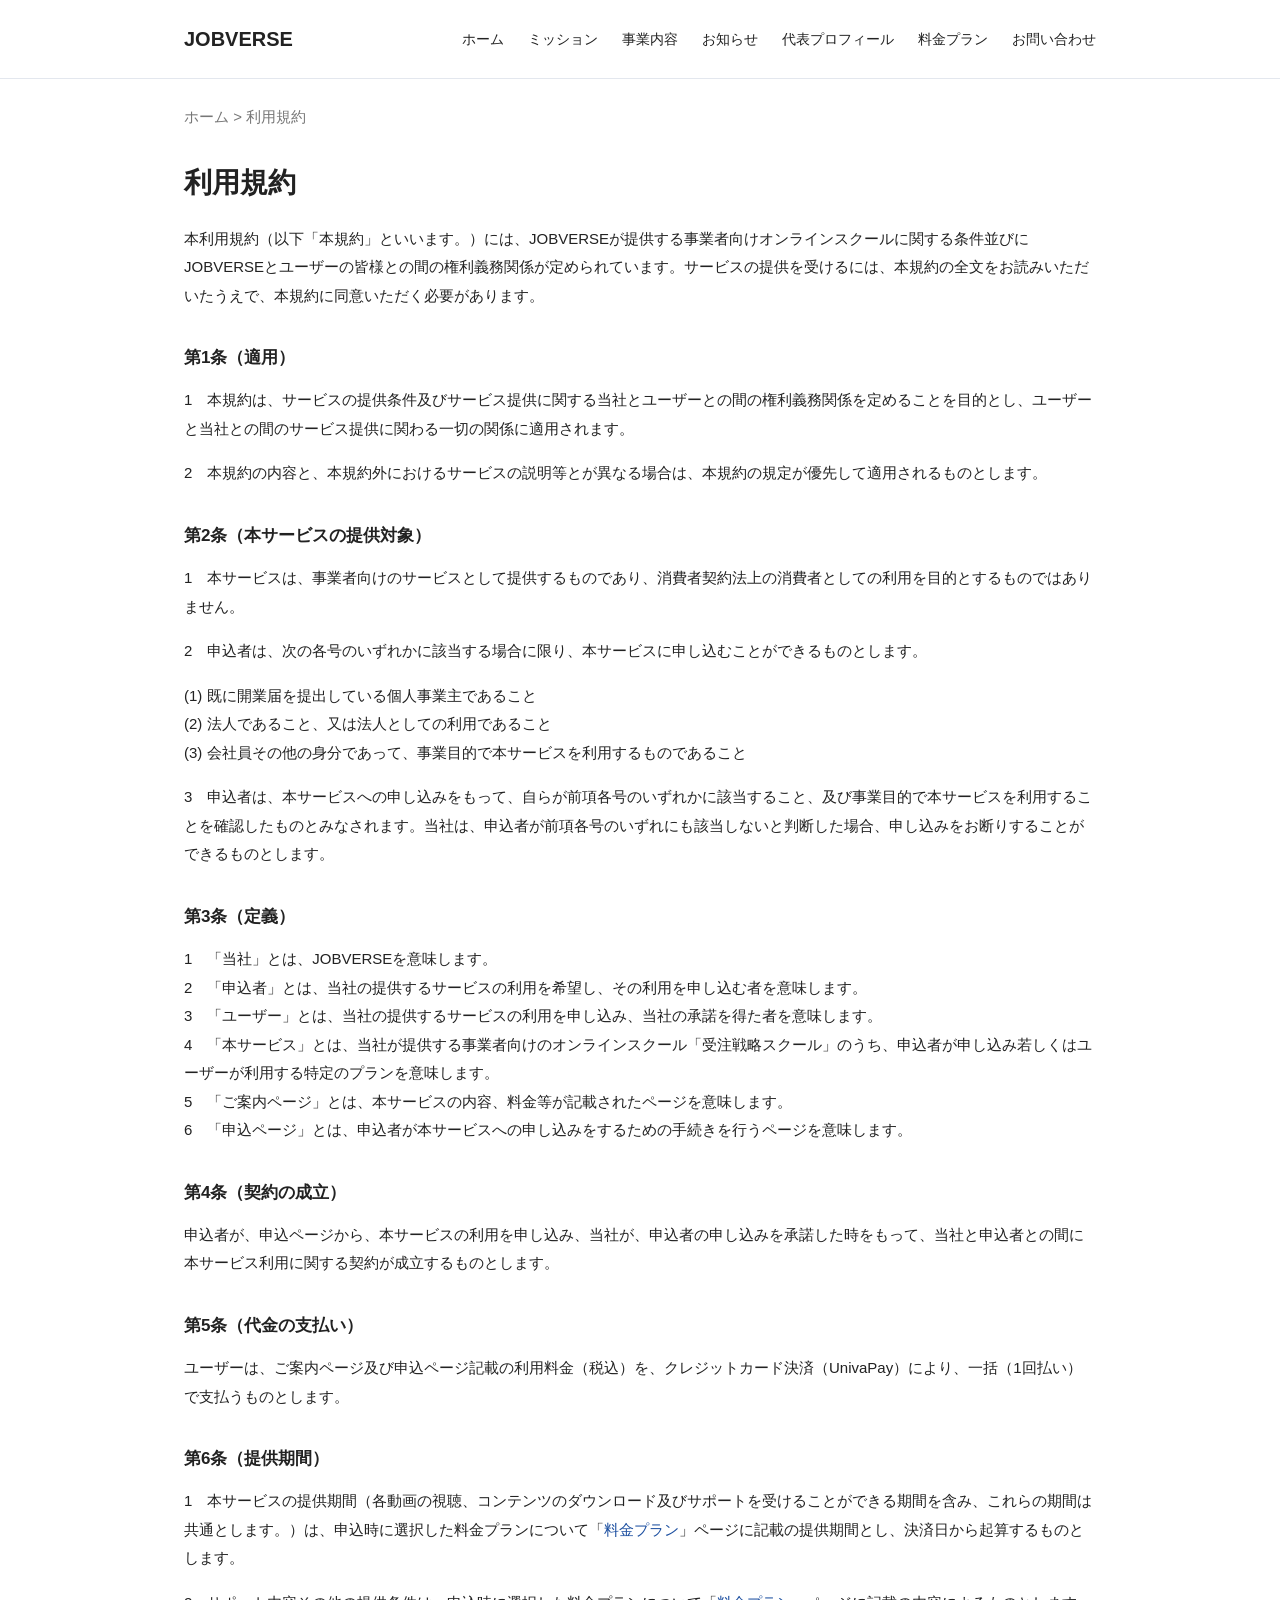
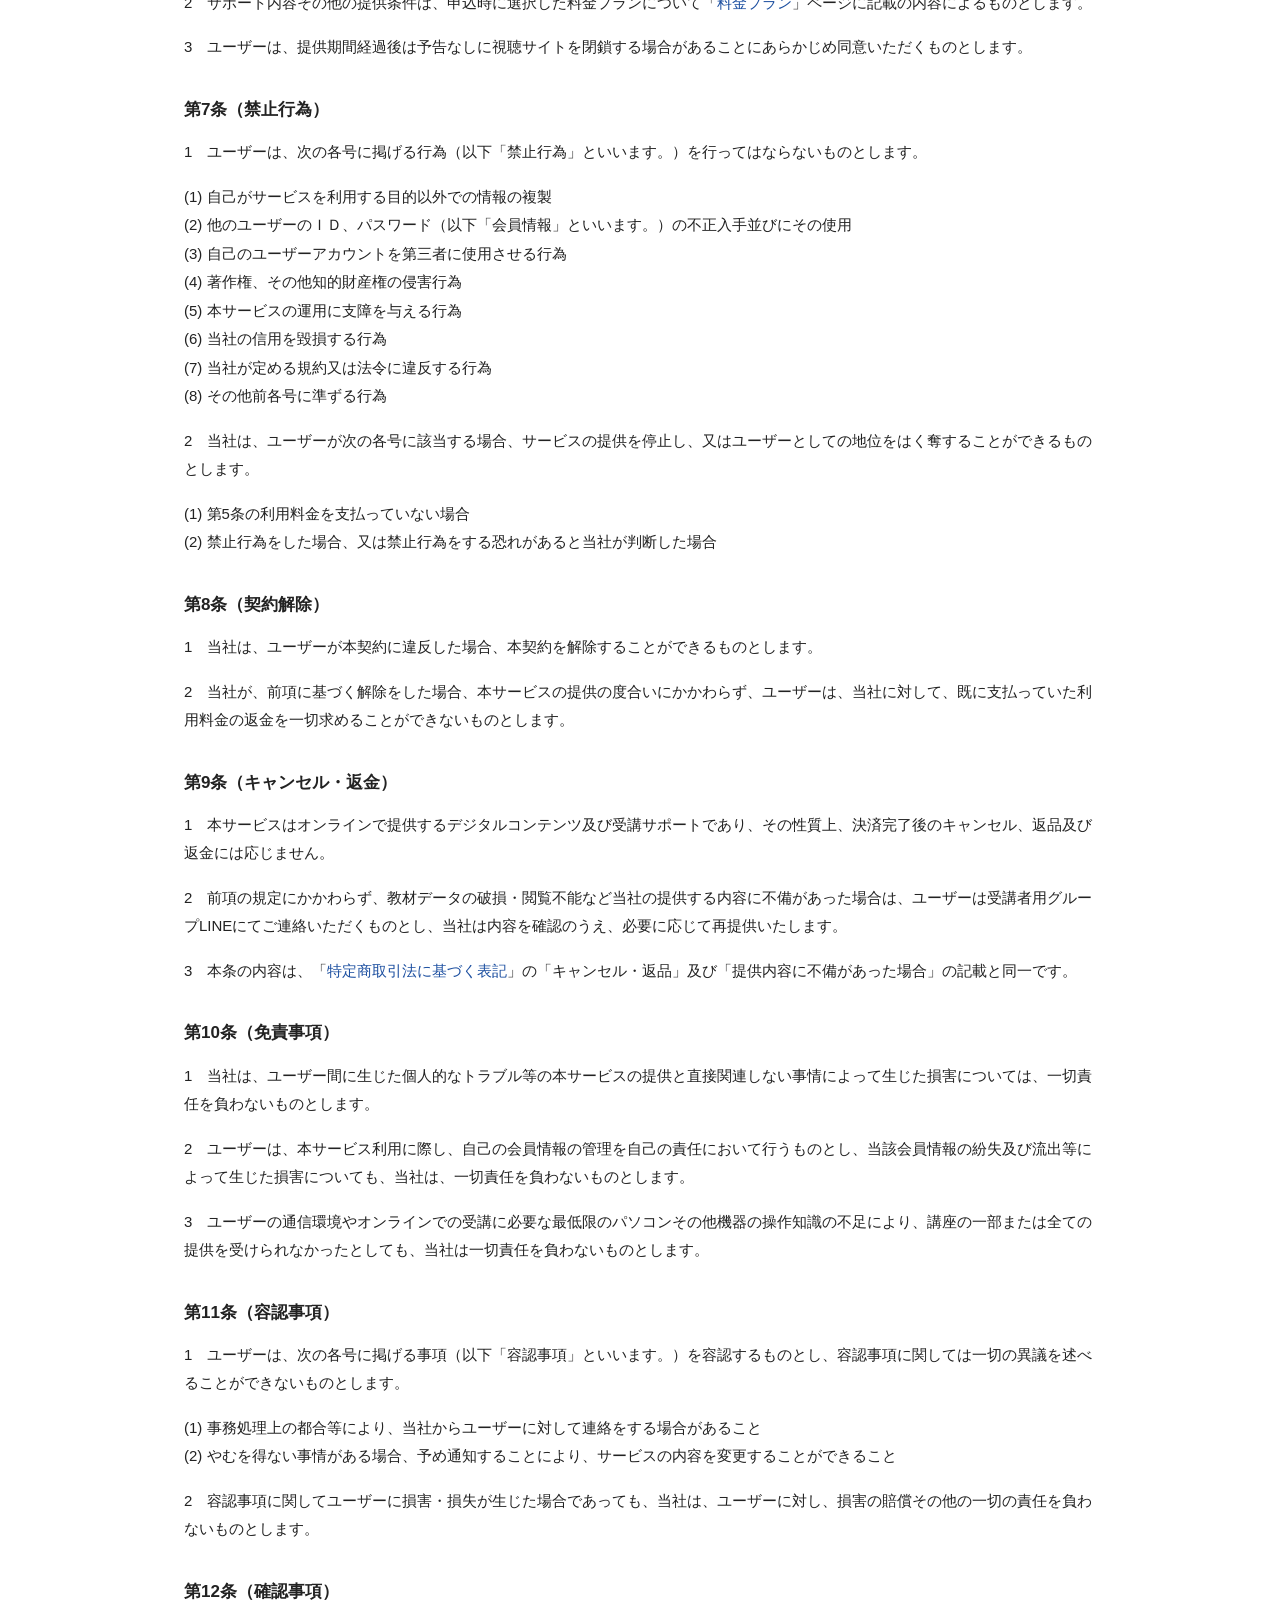
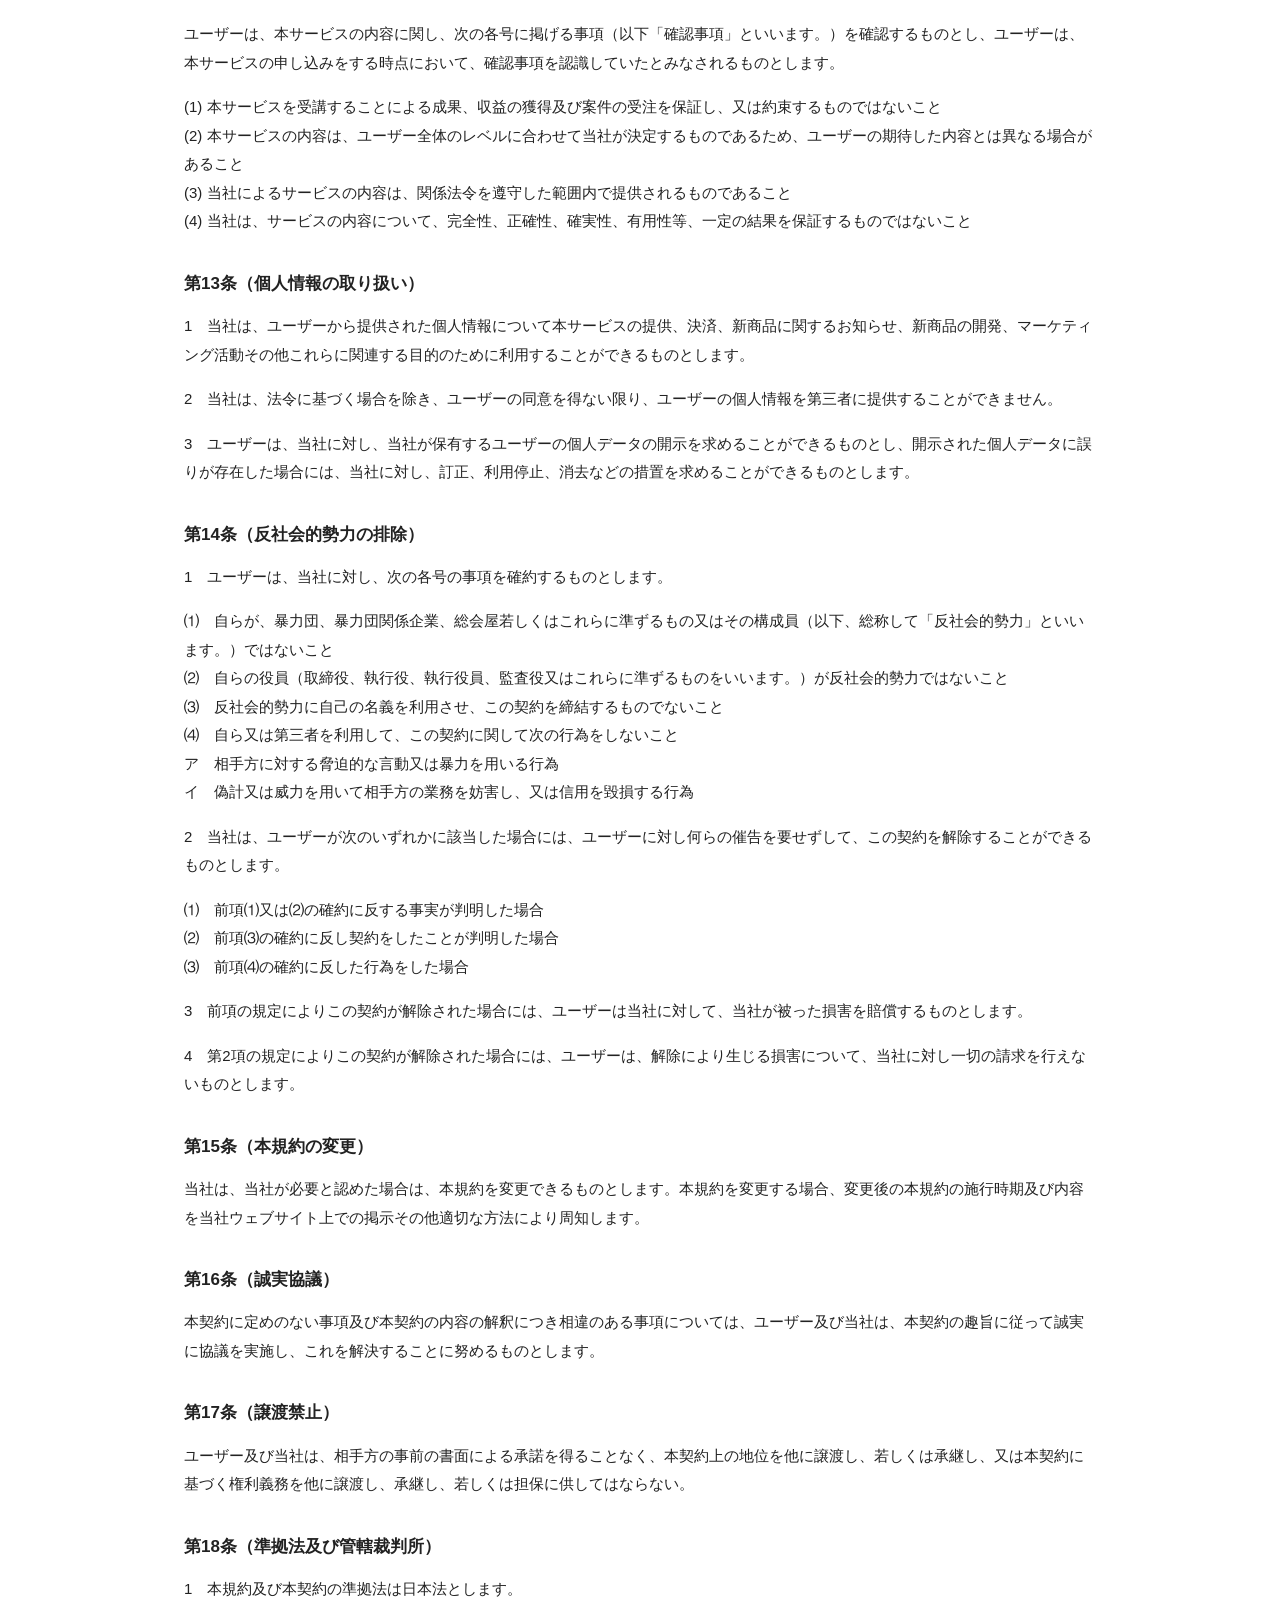
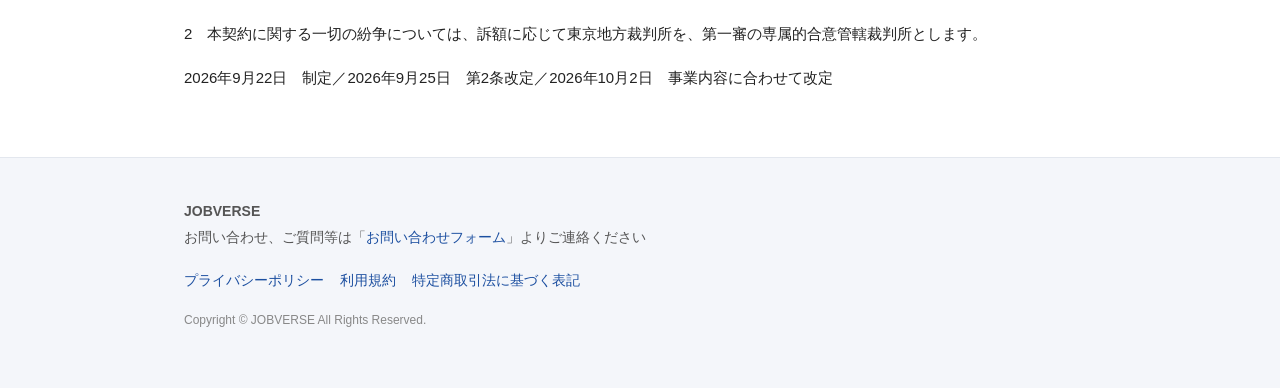
<file: terms.html>
<!DOCTYPE html>
<html lang="ja">
<head>
<meta charset="UTF-8">
<meta name="viewport" content="width=device-width, initial-scale=1">
<title>利用規約｜JOBVERSE</title>
<meta name="description" content="JOBVERSEの利用規約です。">
<link rel="stylesheet" href="style.css">
</head>
<body>

<header class="site-header">
  <div class="container">
    <div class="logo">JOBVERSE</div>
    <nav class="main-nav">
      <ul>
        <li><a href="index.html">ホーム</a></li>
        <li><a href="mission.html">ミッション</a></li>
        <li><a href="service.html">事業内容</a></li>
        <li><a href="news.html">お知らせ</a></li>
        <li><a href="profile.html">代表プロフィール</a></li>
        <li><a href="plans.html">料金プラン</a></li>
        <li><a href="contact.html">お問い合わせ</a></li>
      </ul>
    </nav>
  </div>
</header>

<main>
  <div class="container legal-body">
    <p class="breadcrumb"><a href="index.html">ホーム</a> &gt; 利用規約</p>

    <h1>利用規約</h1>

    <p>本利用規約（以下「本規約」といいます。）には、JOBVERSEが提供する事業者向けオンラインスクールに関する条件並びにJOBVERSEとユーザーの皆様との間の権利義務関係が定められています。サービスの提供を受けるには、本規約の全文をお読みいただいたうえで、本規約に同意いただく必要があります。</p>

    <h2>第1条（適用）</h2>
    <p>1　本規約は、サービスの提供条件及びサービス提供に関する当社とユーザーとの間の権利義務関係を定めることを目的とし、ユーザーと当社との間のサービス提供に関わる一切の関係に適用されます。</p>
    <p>2　本規約の内容と、本規約外におけるサービスの説明等とが異なる場合は、本規約の規定が優先して適用されるものとします。</p>

    <h2>第2条（本サービスの提供対象）</h2>
    <p>1　本サービスは、事業者向けのサービスとして提供するものであり、消費者契約法上の消費者としての利用を目的とするものではありません。</p>
    <p>2　申込者は、次の各号のいずれかに該当する場合に限り、本サービスに申し込むことができるものとします。</p>
    <p>(1) 既に開業届を提出している個人事業主であること<br>
    (2) 法人であること、又は法人としての利用であること<br>
    (3) 会社員その他の身分であって、事業目的で本サービスを利用するものであること</p>
    <p>3　申込者は、本サービスへの申し込みをもって、自らが前項各号のいずれかに該当すること、及び事業目的で本サービスを利用することを確認したものとみなされます。当社は、申込者が前項各号のいずれにも該当しないと判断した場合、申し込みをお断りすることができるものとします。</p>

    <h2>第3条（定義）</h2>
    <p>1　「当社」とは、JOBVERSEを意味します。<br>
    2　「申込者」とは、当社の提供するサービスの利用を希望し、その利用を申し込む者を意味します。<br>
    3　「ユーザー」とは、当社の提供するサービスの利用を申し込み、当社の承諾を得た者を意味します。<br>
    4　「本サービス」とは、当社が提供する事業者向けのオンラインスクール「受注戦略スクール」のうち、申込者が申し込み若しくはユーザーが利用する特定のプランを意味します。<br>
    5　「ご案内ページ」とは、本サービスの内容、料金等が記載されたページを意味します。<br>
    6　「申込ページ」とは、申込者が本サービスへの申し込みをするための手続きを行うページを意味します。</p>

    <h2>第4条（契約の成立）</h2>
    <p>申込者が、申込ページから、本サービスの利用を申し込み、当社が、申込者の申し込みを承諾した時をもって、当社と申込者との間に本サービス利用に関する契約が成立するものとします。</p>

    <h2>第5条（代金の支払い）</h2>
    <p>ユーザーは、ご案内ページ及び申込ページ記載の利用料金（税込）を、クレジットカード決済（UnivaPay）により、一括（1回払い）で支払うものとします。</p>

    <h2>第6条（提供期間）</h2>
    <p>1　本サービスの提供期間（各動画の視聴、コンテンツのダウンロード及びサポートを受けることができる期間を含み、これらの期間は共通とします。）は、申込時に選択した料金プランについて「<a href="plans.html">料金プラン</a>」ページに記載の提供期間とし、決済日から起算するものとします。</p>
    <p>2　サポート内容その他の提供条件は、申込時に選択した料金プランについて「<a href="plans.html">料金プラン</a>」ページに記載の内容によるものとします。</p>
    <p>3　ユーザーは、提供期間経過後は予告なしに視聴サイトを閉鎖する場合があることにあらかじめ同意いただくものとします。</p>

    <h2>第7条（禁止行為）</h2>
    <p>1　ユーザーは、次の各号に掲げる行為（以下「禁止行為」といいます。）を行ってはならないものとします。</p>
    <p>(1) 自己がサービスを利用する目的以外での情報の複製<br>
    (2) 他のユーザーのＩＤ、パスワード（以下「会員情報」といいます。）の不正入手並びにその使用<br>
    (3) 自己のユーザーアカウントを第三者に使用させる行為<br>
    (4) 著作権、その他知的財産権の侵害行為<br>
    (5) 本サービスの運用に支障を与える行為<br>
    (6) 当社の信用を毀損する行為<br>
    (7) 当社が定める規約又は法令に違反する行為<br>
    (8) その他前各号に準ずる行為</p>
    <p>2　当社は、ユーザーが次の各号に該当する場合、サービスの提供を停止し、又はユーザーとしての地位をはく奪することができるものとします。</p>
    <p>(1) 第5条の利用料金を支払っていない場合<br>
    (2) 禁止行為をした場合、又は禁止行為をする恐れがあると当社が判断した場合</p>

    <h2>第8条（契約解除）</h2>
    <p>1　当社は、ユーザーが本契約に違反した場合、本契約を解除することができるものとします。</p>
    <p>2　当社が、前項に基づく解除をした場合、本サービスの提供の度合いにかかわらず、ユーザーは、当社に対して、既に支払っていた利用料金の返金を一切求めることができないものとします。</p>

    <h2>第9条（キャンセル・返金）</h2>
    <p>1　本サービスはオンラインで提供するデジタルコンテンツ及び受講サポートであり、その性質上、決済完了後のキャンセル、返品及び返金には応じません。</p>
    <p>2　前項の規定にかかわらず、教材データの破損・閲覧不能など当社の提供する内容に不備があった場合は、ユーザーは受講者用グループLINEにてご連絡いただくものとし、当社は内容を確認のうえ、必要に応じて再提供いたします。</p>
    <p>3　本条の内容は、「<a href="law.html">特定商取引法に基づく表記</a>」の「キャンセル・返品」及び「提供内容に不備があった場合」の記載と同一です。</p>

    <h2>第10条（免責事項）</h2>
    <p>1　当社は、ユーザー間に生じた個人的なトラブル等の本サービスの提供と直接関連しない事情によって生じた損害については、一切責任を負わないものとします。</p>
    <p>2　ユーザーは、本サービス利用に際し、自己の会員情報の管理を自己の責任において行うものとし、当該会員情報の紛失及び流出等によって生じた損害についても、当社は、一切責任を負わないものとします。</p>
    <p>3　ユーザーの通信環境やオンラインでの受講に必要な最低限のパソコンその他機器の操作知識の不足により、講座の一部または全ての提供を受けられなかったとしても、当社は一切責任を負わないものとします。</p>

    <h2>第11条（容認事項）</h2>
    <p>1　ユーザーは、次の各号に掲げる事項（以下「容認事項」といいます。）を容認するものとし、容認事項に関しては一切の異議を述べることができないものとします。</p>
    <p>(1) 事務処理上の都合等により、当社からユーザーに対して連絡をする場合があること<br>
    (2) やむを得ない事情がある場合、予め通知することにより、サービスの内容を変更することができること</p>
    <p>2　容認事項に関してユーザーに損害・損失が生じた場合であっても、当社は、ユーザーに対し、損害の賠償その他の一切の責任を負わないものとします。</p>

    <h2>第12条（確認事項）</h2>
    <p>ユーザーは、本サービスの内容に関し、次の各号に掲げる事項（以下「確認事項」といいます。）を確認するものとし、ユーザーは、本サービスの申し込みをする時点において、確認事項を認識していたとみなされるものとします。</p>
    <p>(1) 本サービスを受講することによる成果、収益の獲得及び案件の受注を保証し、又は約束するものではないこと<br>
    (2) 本サービスの内容は、ユーザー全体のレベルに合わせて当社が決定するものであるため、ユーザーの期待した内容とは異なる場合があること<br>
    (3) 当社によるサービスの内容は、関係法令を遵守した範囲内で提供されるものであること<br>
    (4) 当社は、サービスの内容について、完全性、正確性、確実性、有用性等、一定の結果を保証するものではないこと</p>

    <h2>第13条（個人情報の取り扱い）</h2>
    <p>1　当社は、ユーザーから提供された個人情報について本サービスの提供、決済、新商品に関するお知らせ、新商品の開発、マーケティング活動その他これらに関連する目的のために利用することができるものとします。</p>
    <p>2　当社は、法令に基づく場合を除き、ユーザーの同意を得ない限り、ユーザーの個人情報を第三者に提供することができません。</p>
    <p>3　ユーザーは、当社に対し、当社が保有するユーザーの個人データの開示を求めることができるものとし、開示された個人データに誤りが存在した場合には、当社に対し、訂正、利用停止、消去などの措置を求めることができるものとします。</p>

    <h2>第14条（反社会的勢力の排除）</h2>
    <p>1　ユーザーは、当社に対し、次の各号の事項を確約するものとします。</p>
    <p>⑴　自らが、暴力団、暴力団関係企業、総会屋若しくはこれらに準ずるもの又はその構成員（以下、総称して「反社会的勢力」といいます。）ではないこと<br>
    ⑵　自らの役員（取締役、執行役、執行役員、監査役又はこれらに準ずるものをいいます。）が反社会的勢力ではないこと<br>
    ⑶　反社会的勢力に自己の名義を利用させ、この契約を締結するものでないこと<br>
    ⑷　自ら又は第三者を利用して、この契約に関して次の行為をしないこと<br>
    ア　相手方に対する脅迫的な言動又は暴力を用いる行為<br>
    イ　偽計又は威力を用いて相手方の業務を妨害し、又は信用を毀損する行為</p>
    <p>2　当社は、ユーザーが次のいずれかに該当した場合には、ユーザーに対し何らの催告を要せずして、この契約を解除することができるものとします。</p>
    <p>⑴　前項⑴又は⑵の確約に反する事実が判明した場合<br>
    ⑵　前項⑶の確約に反し契約をしたことが判明した場合<br>
    ⑶　前項⑷の確約に反した行為をした場合</p>
    <p>3　前項の規定によりこの契約が解除された場合には、ユーザーは当社に対して、当社が被った損害を賠償するものとします。</p>
    <p>4　第2項の規定によりこの契約が解除された場合には、ユーザーは、解除により生じる損害について、当社に対し一切の請求を行えないものとします。</p>

    <h2>第15条（本規約の変更）</h2>
    <p>当社は、当社が必要と認めた場合は、本規約を変更できるものとします。本規約を変更する場合、変更後の本規約の施行時期及び内容を当社ウェブサイト上での掲示その他適切な方法により周知します。</p>

    <h2>第16条（誠実協議）</h2>
    <p>本契約に定めのない事項及び本契約の内容の解釈につき相違のある事項については、ユーザー及び当社は、本契約の趣旨に従って誠実に協議を実施し、これを解決することに努めるものとします。</p>

    <h2>第17条（譲渡禁止）</h2>
    <p>ユーザー及び当社は、相手方の事前の書面による承諾を得ることなく、本契約上の地位を他に譲渡し、若しくは承継し、又は本契約に基づく権利義務を他に譲渡し、承継し、若しくは担保に供してはならない。</p>

    <h2>第18条（準拠法及び管轄裁判所）</h2>
    <p>1　本規約及び本契約の準拠法は日本法とします。</p>
    <p>2　本契約に関する一切の紛争については、訴額に応じて東京地方裁判所を、第一審の専属的合意管轄裁判所とします。</p>

    <p>2026年9月22日　制定／2026年9月25日　第2条改定／2026年10月2日　事業内容に合わせて改定</p>
  </div>
</main>

<footer class="site-footer">
  <div class="container">
    <strong>JOBVERSE</strong>
    <p>お問い合わせ、ご質問等は「<a href="contact.html">お問い合わせフォーム</a>」よりご連絡ください</p>
    <ul class="footer-links">
      <li><a href="privacy.html">プライバシーポリシー</a></li>
      <li><a href="terms.html">利用規約</a></li>
      <li><a href="law.html">特定商取引法に基づく表記</a></li>
    </ul>
    <p class="copyright">Copyright &copy; JOBVERSE All Rights Reserved.</p>
  </div>
</footer>

</body>
</html>
</file>
<file: style.css>
:root {
  --bg: #ffffff;
  --text: #222222;
  --accent: #1c4fa0;
  --sub-bg: #f4f6fa;
  --border: #e3e7ee;
  --max-width: 960px;
}

* { box-sizing: border-box; }

body {
  margin: 0;
  font-family: "Noto Sans JP", "Hiragino Sans", "Yu Gothic", sans-serif;
  color: var(--text);
  background: var(--bg);
  line-height: 1.9;
  font-size: 16px;
  overflow-wrap: break-word;
  word-break: normal;
}

img { max-width: 100%; display: block; }
a { color: var(--accent); text-decoration: none; }
a:hover { text-decoration: underline; }

.container {
  max-width: var(--max-width);
  margin: 0 auto;
  padding: 0 24px;
}

.site-header {
  border-bottom: 1px solid var(--border);
  padding: 20px 0;
}

.site-header .container {
  display: flex;
  justify-content: space-between;
  align-items: center;
  flex-wrap: wrap;
  gap: 16px;
}

.logo {
  font-size: 20px;
  font-weight: 700;
  color: var(--text);
}

.main-nav ul {
  list-style: none;
  display: flex;
  flex-wrap: wrap;
  gap: 24px;
  margin: 0;
  padding: 0;
}

.main-nav a {
  color: var(--text);
  font-size: 14px;
}

.main-nav a:hover,
.main-nav a.active {
  color: var(--accent);
}

main {
  min-height: 60vh;
}

.site-footer {
  margin-top: 64px;
  border-top: 1px solid var(--border);
  padding: 40px 0;
  background: var(--sub-bg);
  font-size: 14px;
  color: #555;
}

.footer-links {
  list-style: none;
  display: flex;
  flex-wrap: wrap;
  gap: 16px;
  padding: 0;
  margin: 16px 0;
}

.copyright { margin-top: 16px; font-size: 12px; color: #888; }

h1 { font-size: 28px; margin: 0 0 16px; }
h2 { font-size: 22px; margin: 48px 0 16px; }
h3 { font-size: 18px; margin: 32px 0 12px; }
p { margin: 0 0 16px; }

.breadcrumb {
  font-size: 13px;
  color: #777;
  margin: 24px 0;
}

.breadcrumb a { color: #777; }

.hero {
  background: linear-gradient(135deg, var(--accent), #123a7a);
  color: #fff;
  padding: 80px 0;
  text-align: center;
}

.hero h1 { font-size: 32px; color: #fff; }
.hero p { font-size: 16px; color: #eef2fa; max-width: 560px; margin: 0 auto 28px; }

.card-grid {
  display: grid;
  grid-template-columns: repeat(auto-fit, minmax(260px, 1fr));
  gap: 24px;
  margin: 32px 0;
}

.card {
  border: 1px solid var(--border);
  border-radius: 8px;
  padding: 24px;
  background: var(--sub-bg);
}

.card h3 { margin-top: 0; }
.card .meta { font-size: 13px; color: #888; margin-bottom: 12px; }

.btn {
  display: inline-block;
  background: var(--accent);
  color: #fff;
  padding: 12px 28px;
  border-radius: 4px;
  font-size: 14px;
}
.btn:hover { opacity: 0.9; text-decoration: none; }

.section {
  padding: 24px 0;
}

.lead {
  font-size: 17px;
}

blockquote.catch {
  border: none;
  margin: 32px 0;
  padding: 0;
  font-size: 22px;
  font-weight: 700;
  line-height: 1.7;
  color: var(--accent);
}

table.law-table {
  width: 100%;
  border-collapse: collapse;
  margin: 24px 0;
}
table.law-table th, table.law-table td {
  border: 1px solid var(--border);
  padding: 14px;
  text-align: left;
  font-size: 14px;
  vertical-align: top;
}
table.law-table th {
  background: var(--sub-bg);
  width: 220px;
  white-space: nowrap;
}

.contact-form label {
  display: block;
  font-size: 14px;
  margin: 20px 0 6px;
}
.contact-form input, .contact-form textarea {
  width: 100%;
  padding: 12px;
  border: 1px solid var(--border);
  border-radius: 4px;
  font-size: 15px;
  font-family: inherit;
}
.contact-form textarea { min-height: 140px; }

.legal-body h2 { font-size: 17px; margin: 32px 0 12px; }
.legal-body p { font-size: 15px; }

.notice-box {
  background: var(--sub-bg);
  border: 1px solid var(--border);
  border-radius: 8px;
  padding: 20px 24px;
  font-size: 15px;
  margin: 24px 0 32px;
}
.notice-box p:last-child { margin-bottom: 0; }

.plan-grid {
  display: grid;
  grid-template-columns: repeat(auto-fit, minmax(230px, 1fr));
  gap: 20px;
  margin: 32px 0;
}

.plan-card {
  border: 1px solid var(--border);
  border-radius: 8px;
  padding: 24px;
  background: #fff;
  display: flex;
  flex-direction: column;
}
.plan-card.plan-highlight {
  border: 2px solid var(--accent);
}

.plan-name {
  font-size: 18px;
  font-weight: 700;
  margin-bottom: 4px;
}

.plan-badge {
  display: inline-block;
  font-size: 12px;
  background: var(--accent);
  color: #fff;
  padding: 2px 10px;
  border-radius: 999px;
  margin-bottom: 12px;
}

.plan-price {
  font-size: 26px;
  font-weight: 700;
  color: var(--accent);
  margin: 8px 0 2px;
}
.plan-price .unit { font-size: 13px; font-weight: 400; color: var(--text); }

.plan-period {
  font-size: 13px;
  color: #666;
  margin-bottom: 16px;
}

.plan-list {
  font-size: 14px;
  padding-left: 18px;
  margin: 0 0 20px;
  flex-grow: 1;
}
.plan-list li { margin-bottom: 8px; }

.plan-card .btn {
  text-align: center;
}

.scroll-hint {
  display: none;
  font-size: 12px;
  color: #777;
  margin: 24px 0 -20px;
}

.plan-matrix-wrap {
  overflow-x: auto;
  margin: 32px 0 12px;
  -webkit-overflow-scrolling: touch;
  border: 1px solid #b9c2ce;
  border-radius: 8px;
}

table.plan-matrix {
  --c-standard: #5b7593;
  --c-advance: #2f7fc1;
  --c-premium: #1c4fa0;
  --c-executive: #1b2740;
  --bg-standard: #f5f7fa;
  --bg-advance: #edf5fc;
  --bg-premium: #e4ecf9;
  --bg-executive: #e9ebf1;
  width: 100%;
  min-width: 900px;
  border-collapse: separate;
  border-spacing: 0;
  font-size: 14px;
}

table.plan-matrix th, table.plan-matrix td {
  border-right: 1px solid #b9c2ce;
  border-bottom: 1px solid #b9c2ce;
  padding: 12px 10px;
  text-align: center;
  vertical-align: middle;
  line-height: 1.6;
}
table.plan-matrix thead th:not(.row-label) {
  border-right-color: rgba(255,255,255,0.45);
}
table.plan-matrix tr > *:last-child { border-right: none; }
table.plan-matrix tbody tr:last-child > * { border-bottom: none; }

table.plan-matrix .row-label {
  text-align: left;
  background: var(--sub-bg);
  font-weight: 700;
  white-space: normal;
  width: 236px;
  min-width: 236px;
  max-width: 236px;
  padding-left: 16px;
  position: sticky;
  left: 0;
  z-index: 2;
}
table.plan-matrix .row-sub {
  display: block;
  font-size: 12px;
  font-weight: 400;
  color: #777;
  line-height: 1.5;
  margin-top: 2px;
}

table.plan-matrix th:not(.row-label),
table.plan-matrix td:not(.row-label) {
  min-width: 166px;
}

table.plan-matrix thead th {
  color: #fff;
  font-size: 14px;
  font-weight: 700;
  padding: 14px 10px;
  white-space: nowrap;
}
table.plan-matrix thead th.row-label { background: var(--sub-bg); }
table.plan-matrix thead th.col-standard { background: var(--c-standard); }
table.plan-matrix thead th.col-advance { background: var(--c-advance); }
table.plan-matrix thead th.col-premium { background: var(--c-premium); }
table.plan-matrix thead th.col-executive { background: var(--c-executive); }

table.plan-matrix thead .plan-badge {
  display: block;
  width: fit-content;
  margin: 0 auto 6px;
  background: #fff;
  font-size: 11px;
  padding: 1px 10px;
}
table.plan-matrix thead th.col-premium .plan-badge { color: var(--c-premium); }
table.plan-matrix thead th.col-executive .plan-badge { color: var(--c-executive); }

table.plan-matrix td.col-standard { background: var(--bg-standard); }
table.plan-matrix td.col-advance { background: var(--bg-advance); }
table.plan-matrix td.col-premium { background: var(--bg-premium); }
table.plan-matrix td.col-executive { background: var(--bg-executive); }

table.plan-matrix .price-row td {
  font-size: 22px;
  font-weight: 700;
  padding: 16px 10px;
}
table.plan-matrix .price-row td.col-standard { color: var(--c-standard); }
table.plan-matrix .price-row td.col-advance { color: var(--c-advance); }
table.plan-matrix .price-row td.col-premium { color: var(--c-premium); }
table.plan-matrix .price-row td.col-executive { color: var(--c-executive); }
table.plan-matrix .price-row .price-unit {
  display: block;
  font-size: 12px;
  font-weight: 400;
  color: var(--text);
}

table.plan-matrix .mark-yes {
  display: inline-flex;
  width: 24px;
  height: 24px;
  border-radius: 50%;
  align-items: center;
  justify-content: center;
  color: #fff;
  font-size: 13px;
  font-weight: 700;
  line-height: 1;
}
table.plan-matrix td.col-standard .mark-yes { background: var(--c-standard); }
table.plan-matrix td.col-advance .mark-yes { background: var(--c-advance); }
table.plan-matrix td.col-premium .mark-yes { background: var(--c-premium); }
table.plan-matrix td.col-executive .mark-yes { background: var(--c-executive); }

table.plan-matrix .mark-no {
  color: #aab2bf;
  font-size: 20px;
  font-weight: 700;
  line-height: 1;
}

table.plan-matrix .cell-note {
  display: block;
  font-size: 12px;
  color: #555;
  margin-top: 4px;
}

table.plan-matrix .cell-strong {
  font-weight: 700;
}

table.plan-matrix .apply-row td {
  padding: 16px 10px;
}
table.plan-matrix .btn-sm {
  padding: 9px 16px;
  font-size: 13px;
  white-space: nowrap;
}
table.plan-matrix td.col-standard .btn-sm { background: var(--c-standard); }
table.plan-matrix td.col-advance .btn-sm { background: var(--c-advance); }
table.plan-matrix td.col-premium .btn-sm { background: var(--c-premium); }
table.plan-matrix td.col-executive .btn-sm { background: var(--c-executive); }

.checkbox-field {
  display: flex;
  align-items: flex-start;
  gap: 10px;
  margin: 20px 0;
  font-size: 14px;
}
.checkbox-field input[type="checkbox"] {
  width: auto;
  margin-top: 3px;
  flex-shrink: 0;
}

@media (max-width: 600px) {
  .site-header .container { flex-direction: column; align-items: flex-start; }
  .main-nav ul { gap: 12px 20px; }
  .hero { padding: 56px 0; }
  .hero h1 { font-size: 24px; }
  .scroll-hint { display: block; }
  table.plan-matrix { min-width: 700px; }
  table.plan-matrix .row-label {
    width: 128px;
    min-width: 128px;
    max-width: 128px;
    padding-left: 12px;
    font-size: 13px;
    line-height: 1.5;
  }
  table.plan-matrix .row-sub { font-size: 11px; }
  table.plan-matrix .row-sub br { display: none; }
  table.plan-matrix th:not(.row-label),
  table.plan-matrix td:not(.row-label) { min-width: 143px; }
  table.plan-matrix thead th { font-size: 13px; }
  table.plan-matrix .price-row td { font-size: 19px; }
  table.law-table, table.law-table tbody, table.law-table tr, table.law-table th, table.law-table td {
    display: block;
    width: 100%;
  }
  table.law-table th { border-bottom: none; padding-bottom: 4px; }
  table.law-table td { padding-top: 4px; margin-bottom: 12px; }
}
</file>
